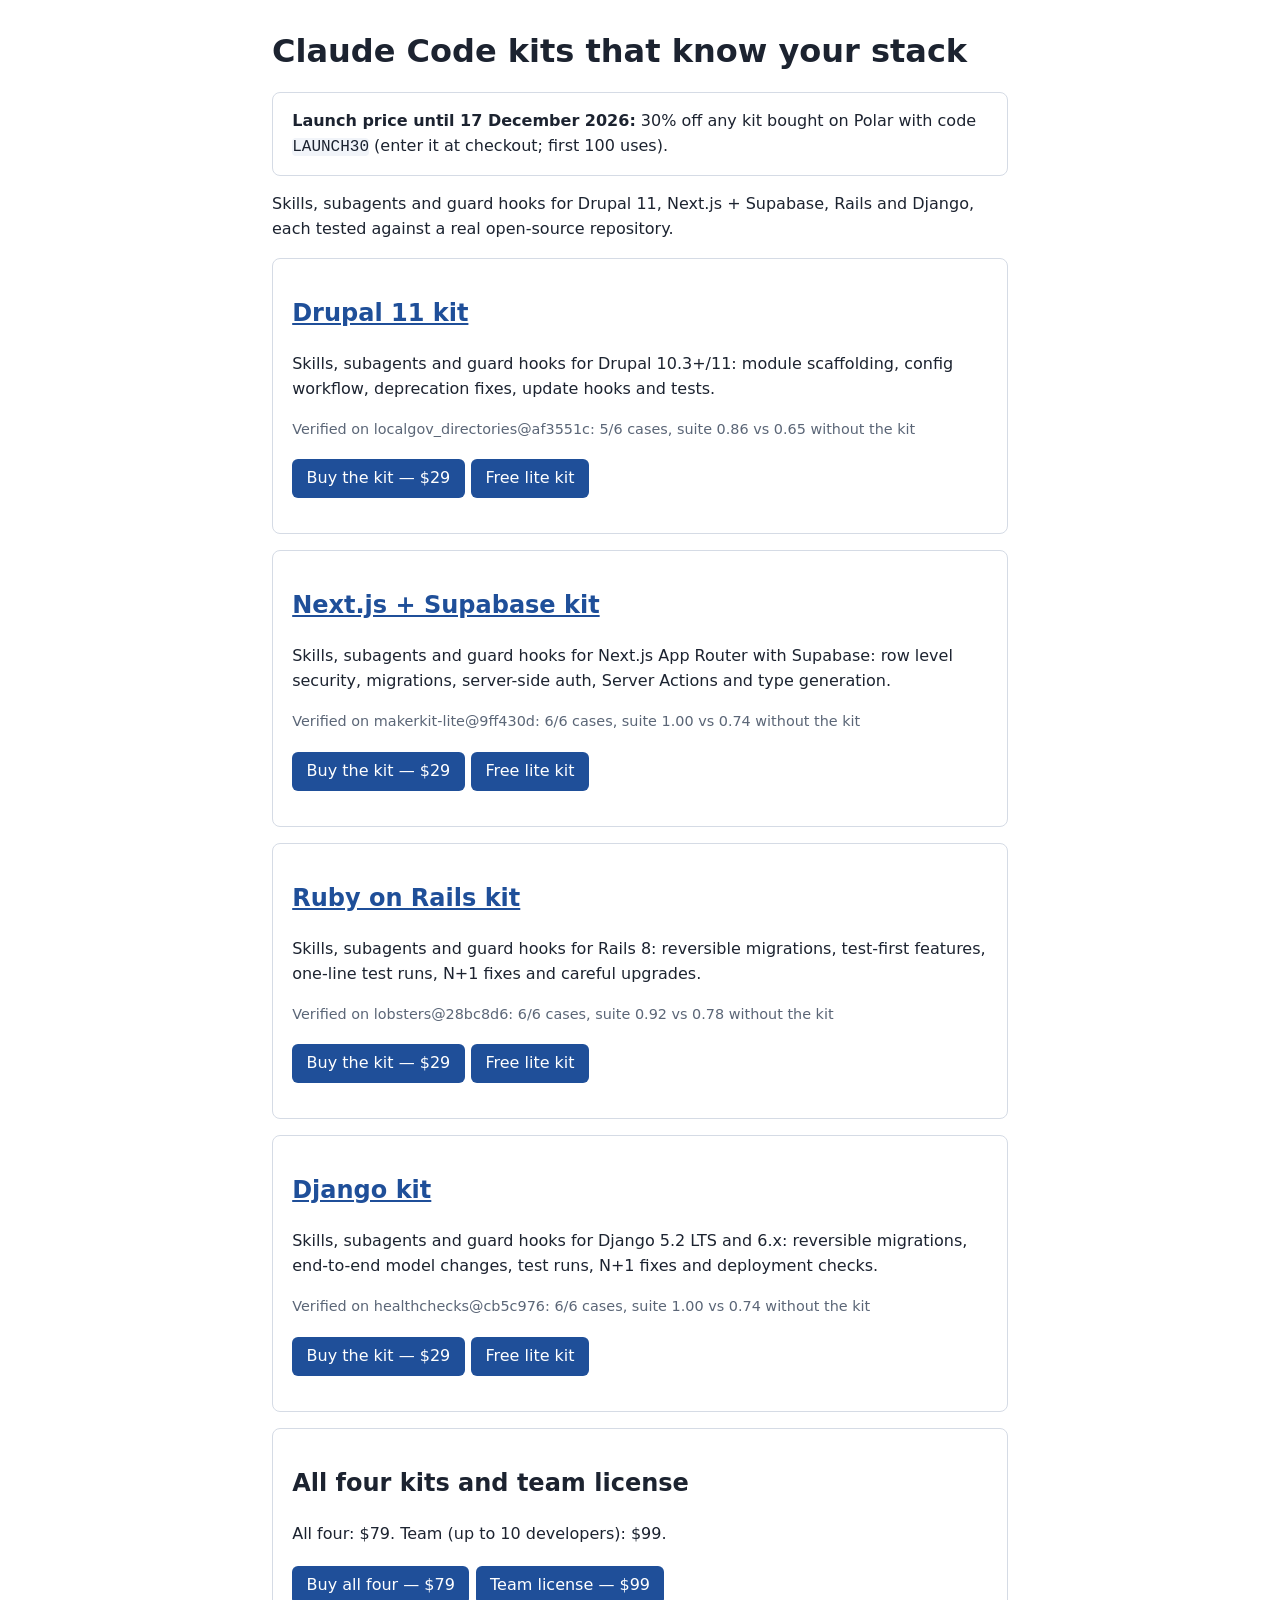
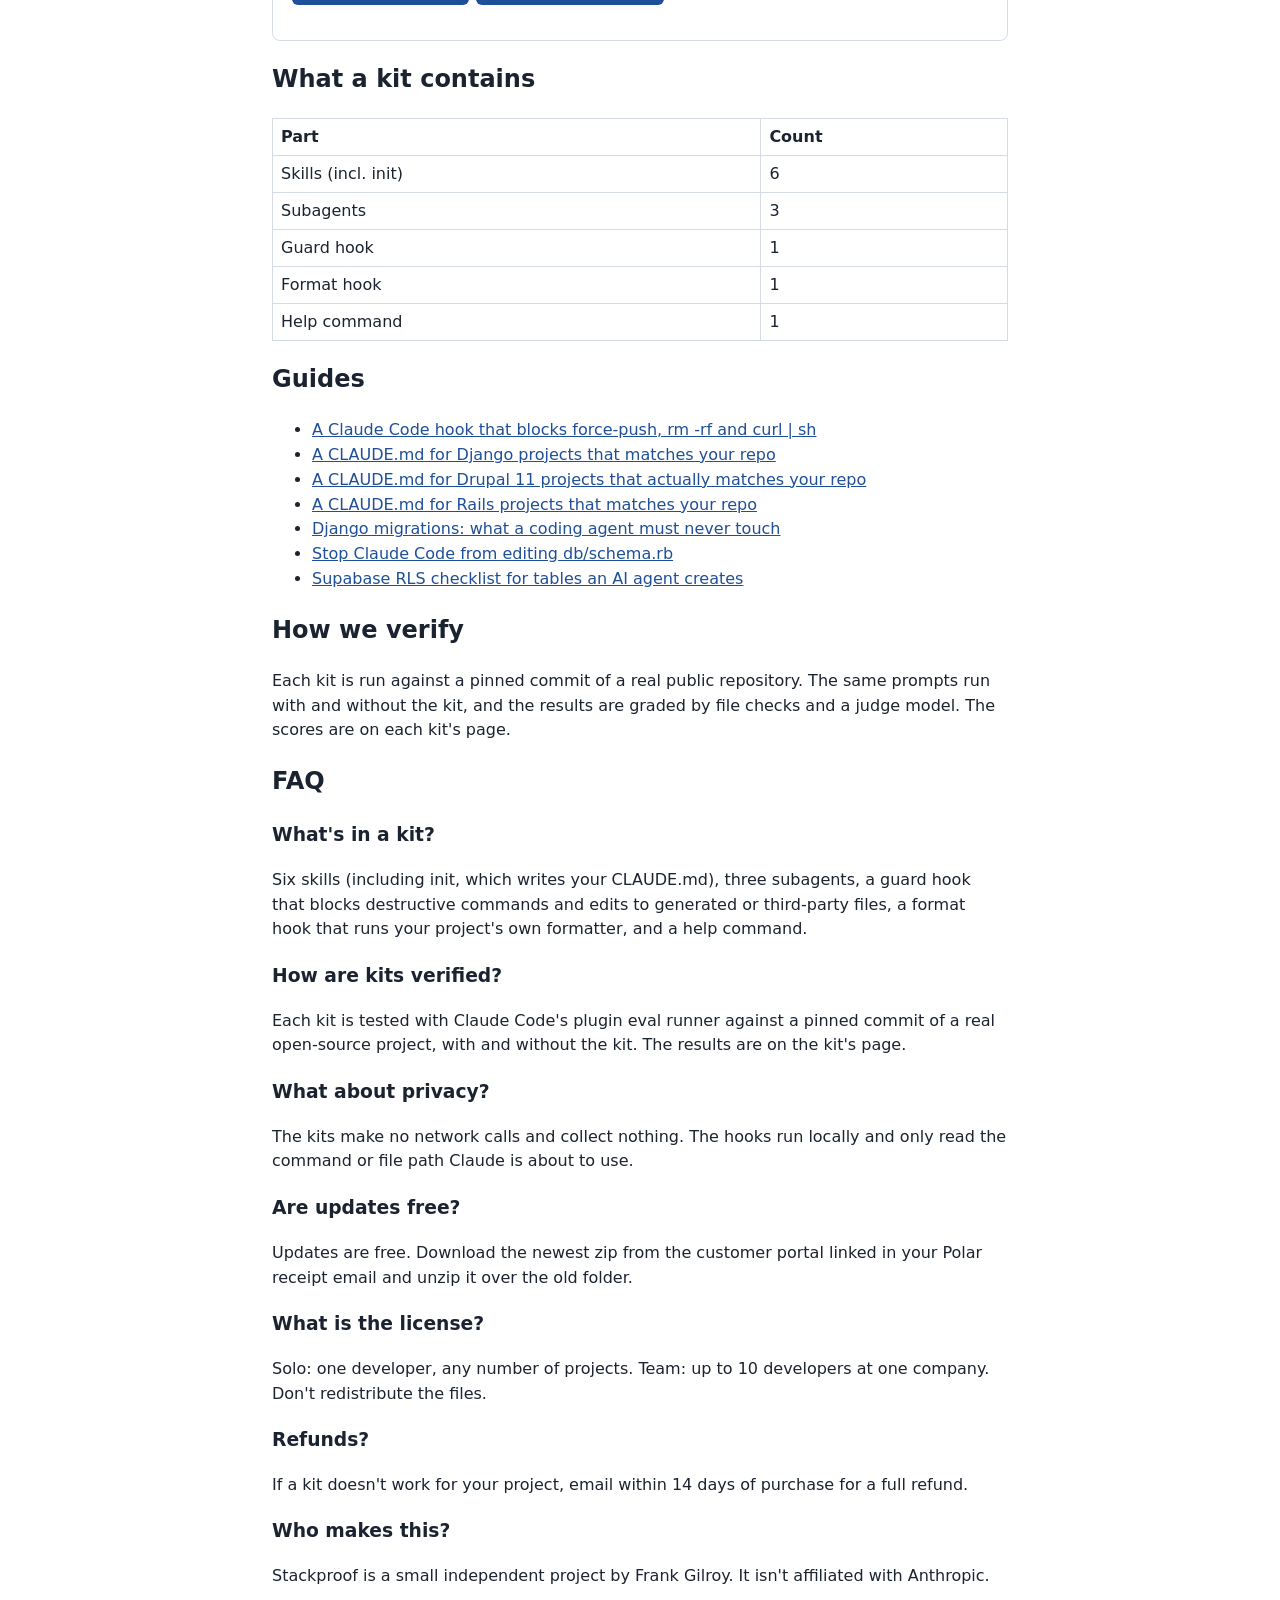
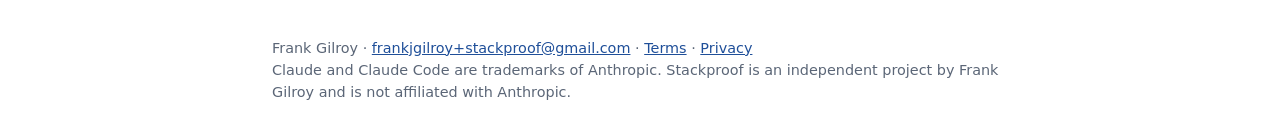
<file: docs/index.html>
<!doctype html><html lang="en"><head><meta charset="utf-8"><meta name="viewport" content="width=device-width,initial-scale=1"><title>Stackproof: Claude Code kits for your stack</title><link rel="stylesheet" href="style.css"><script src="config.js"></script></head><body><h1>Claude Code kits that know your stack</h1><p class="card"><strong>Launch price until 17 December 2026:</strong> 30% off any kit bought on Polar with code <code>LAUNCH30</code> (enter it at checkout; first 100 uses).</p><p>Skills, subagents and guard hooks for Drupal 11, Next.js + Supabase, Rails and Django, each tested against a real open-source repository.</p><div class="card"><h2><a href="kits/drupal11.html">Drupal 11 kit</a></h2><p>Skills, subagents and guard hooks for Drupal 10.3+/11: module scaffolding, config workflow, deprecation fixes, update hooks and tests.</p><p class="muted">Verified on localgov_directories@af3551c: 5/6 cases, suite 0.86 vs 0.65 without the kit</p><p><span class="buy" data-kit="drupal11"></span><script>(function(){var c=window.STACKPROOF||{},k='drupal11',e=document.currentScript.previousElementSibling,h='';if(c.mode==='polar'&&c.checkout&&c.checkout[k])h='<a class="btn" href="'+c.checkout[k]+'">Buy the kit — $29</a>';else if(c.mode==='agensi'&&c.agensi&&c.agensi[k])h='<a class="btn" href="'+c.agensi[k]+'">Skills edition on Agensi — $19</a>';else h='<span class="muted">Full kit: coming soon</span>';e.innerHTML=h})();</script><a class="btn" href="https://github.com/beingRealFrank/stackproof">Free lite kit</a></p></div><div class="card"><h2><a href="kits/nextjs-supabase.html">Next.js + Supabase kit</a></h2><p>Skills, subagents and guard hooks for Next.js App Router with Supabase: row level security, migrations, server-side auth, Server Actions and type generation.</p><p class="muted">Verified on makerkit-lite@9ff430d: 6/6 cases, suite 1.00 vs 0.74 without the kit</p><p><span class="buy" data-kit="nextjs-supabase"></span><script>(function(){var c=window.STACKPROOF||{},k='nextjs-supabase',e=document.currentScript.previousElementSibling,h='';if(c.mode==='polar'&&c.checkout&&c.checkout[k])h='<a class="btn" href="'+c.checkout[k]+'">Buy the kit — $29</a>';else if(c.mode==='agensi'&&c.agensi&&c.agensi[k])h='<a class="btn" href="'+c.agensi[k]+'">Skills edition on Agensi — $19</a>';else h='<span class="muted">Full kit: coming soon</span>';e.innerHTML=h})();</script><a class="btn" href="https://github.com/beingRealFrank/stackproof">Free lite kit</a></p></div><div class="card"><h2><a href="kits/rails.html">Ruby on Rails kit</a></h2><p>Skills, subagents and guard hooks for Rails 8: reversible migrations, test-first features, one-line test runs, N+1 fixes and careful upgrades.</p><p class="muted">Verified on lobsters@28bc8d6: 6/6 cases, suite 0.92 vs 0.78 without the kit</p><p><span class="buy" data-kit="rails"></span><script>(function(){var c=window.STACKPROOF||{},k='rails',e=document.currentScript.previousElementSibling,h='';if(c.mode==='polar'&&c.checkout&&c.checkout[k])h='<a class="btn" href="'+c.checkout[k]+'">Buy the kit — $29</a>';else if(c.mode==='agensi'&&c.agensi&&c.agensi[k])h='<a class="btn" href="'+c.agensi[k]+'">Skills edition on Agensi — $19</a>';else h='<span class="muted">Full kit: coming soon</span>';e.innerHTML=h})();</script><a class="btn" href="https://github.com/beingRealFrank/stackproof">Free lite kit</a></p></div><div class="card"><h2><a href="kits/django.html">Django kit</a></h2><p>Skills, subagents and guard hooks for Django 5.2 LTS and 6.x: reversible migrations, end-to-end model changes, test runs, N+1 fixes and deployment checks.</p><p class="muted">Verified on healthchecks@cb5c976: 6/6 cases, suite 1.00 vs 0.74 without the kit</p><p><span class="buy" data-kit="django"></span><script>(function(){var c=window.STACKPROOF||{},k='django',e=document.currentScript.previousElementSibling,h='';if(c.mode==='polar'&&c.checkout&&c.checkout[k])h='<a class="btn" href="'+c.checkout[k]+'">Buy the kit — $29</a>';else if(c.mode==='agensi'&&c.agensi&&c.agensi[k])h='<a class="btn" href="'+c.agensi[k]+'">Skills edition on Agensi — $19</a>';else h='<span class="muted">Full kit: coming soon</span>';e.innerHTML=h})();</script><a class="btn" href="https://github.com/beingRealFrank/stackproof">Free lite kit</a></p></div><div class="card"><h2>All four kits and team license</h2><p>All four: $79. Team (up to 10 developers): $99.</p><p><span class="bundle"></span><script>(function(){var c=window.STACKPROOF||{},e=document.currentScript.previousElementSibling,h='';if(c.mode==='polar'&&c.checkout){if(c.checkout.all4)h+='<a class="btn" href="'+c.checkout.all4+'">Buy all four — $79</a>';if(c.checkout.team)h+='<a class="btn" href="'+c.checkout.team+'">Team license — $99</a>'}e.innerHTML=h})();</script></p></div><h2>What a kit contains</h2><table><tr><th>Part</th><th>Count</th></tr><tr><td>Skills (incl. init)</td><td>6</td></tr><tr><td>Subagents</td><td>3</td></tr><tr><td>Guard hook</td><td>1</td></tr><tr><td>Format hook</td><td>1</td></tr><tr><td>Help command</td><td>1</td></tr></table><h2>Guides</h2><ul><li><a href="guides/claude-code-hook-block-dangerous-commands.html">A Claude Code hook that blocks force-push, rm -rf and curl | sh</a></li><li><a href="guides/claude-md-for-django.html">A CLAUDE.md for Django projects that matches your repo</a></li><li><a href="guides/claude-md-for-drupal-11.html">A CLAUDE.md for Drupal 11 projects that actually matches your repo</a></li><li><a href="guides/claude-md-for-rails.html">A CLAUDE.md for Rails projects that matches your repo</a></li><li><a href="guides/django-migrations-agent-rules.html">Django migrations: what a coding agent must never touch</a></li><li><a href="guides/stop-claude-code-editing-db-schema-rb.html">Stop Claude Code from editing db/schema.rb</a></li><li><a href="guides/supabase-rls-checklist-for-agent-created-tables.html">Supabase RLS checklist for tables an AI agent creates</a></li></ul><h2>How we verify</h2><p>Each kit is run against a pinned commit of a real public repository. The same prompts run with and without the kit, and the results are graded by file checks and a judge model. The scores are on each kit's page.</p><h2>FAQ</h2><h3>What's in a kit?</h3><p>Six skills (including init, which writes your CLAUDE.md), three subagents, a guard hook that blocks destructive commands and edits to generated or third-party files, a format hook that runs your project's own formatter, and a help command.</p><h3>How are kits verified?</h3><p>Each kit is tested with Claude Code's plugin eval runner against a pinned commit of a real open-source project, with and without the kit. The results are on the kit's page.</p><h3>What about privacy?</h3><p>The kits make no network calls and collect nothing. The hooks run locally and only read the command or file path Claude is about to use.</p><h3>Are updates free?</h3><p>Updates are free. Download the newest zip from the customer portal linked in your Polar receipt email and unzip it over the old folder.</p><h3>What is the license?</h3><p>Solo: one developer, any number of projects. Team: up to 10 developers at one company. Don't redistribute the files.</p><h3>Refunds?</h3><p>If a kit doesn't work for your project, email within 14 days of purchase for a full refund.</p><h3>Who makes this?</h3><p>Stackproof is a small independent project by Frank Gilroy. It isn't affiliated with Anthropic.</p><footer>Frank Gilroy · <a href="mailto:frankjgilroy+stackproof@gmail.com">frankjgilroy+stackproof@gmail.com</a> · <a href="terms.html">Terms</a> · <a href="privacy.html">Privacy</a><br>Claude and Claude Code are trademarks of Anthropic. Stackproof is an independent project by Frank Gilroy and is not affiliated with Anthropic.</footer></body></html>
</file>
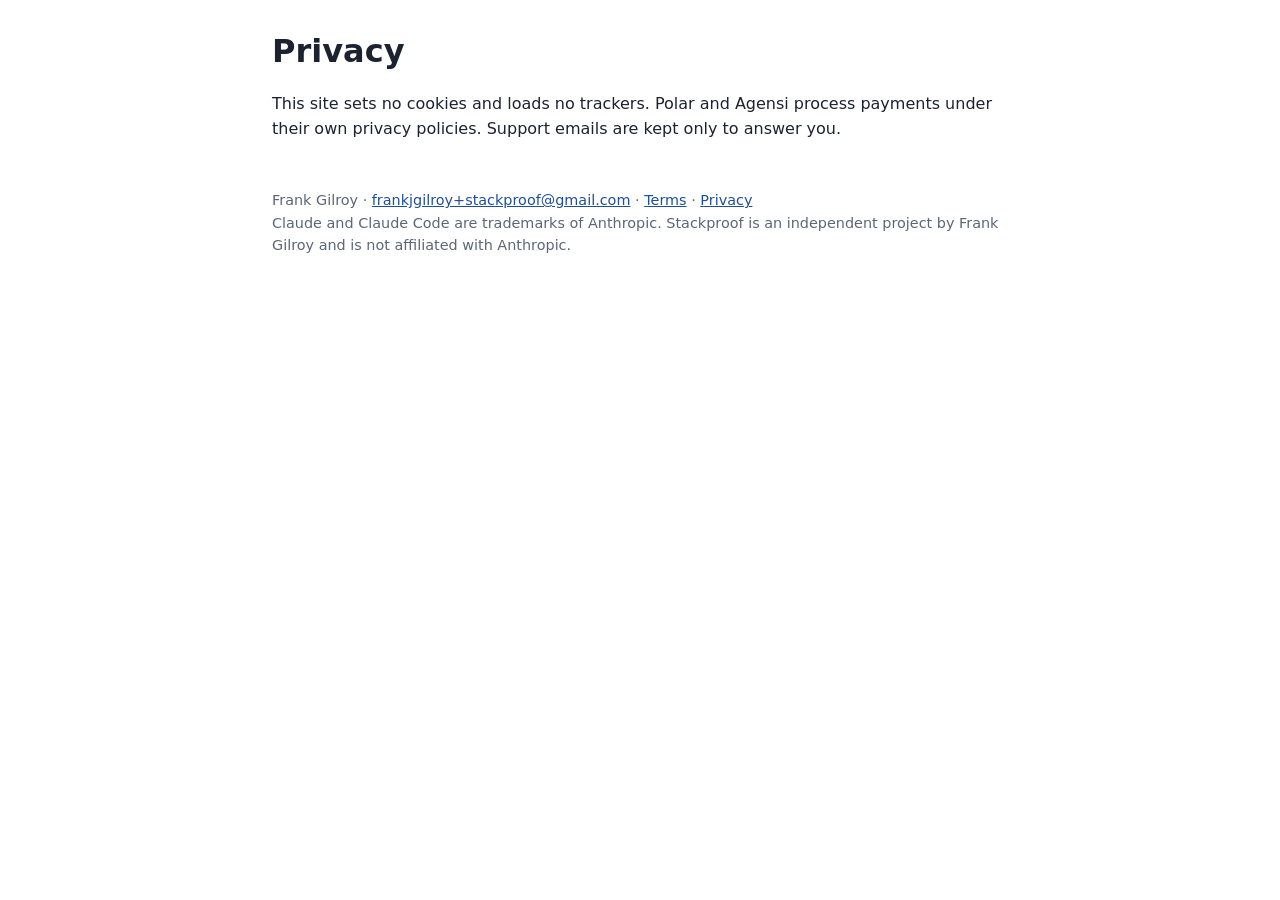
<file: docs/privacy.html>
<!doctype html><html lang="en"><head><meta charset="utf-8"><meta name="viewport" content="width=device-width,initial-scale=1"><title>Privacy</title><link rel="stylesheet" href="style.css"><script src="config.js"></script></head><body><h1>Privacy</h1><p>This site sets no cookies and loads no trackers. Polar and Agensi process payments under their own privacy policies. Support emails are kept only to answer you.</p><footer>Frank Gilroy · <a href="mailto:frankjgilroy+stackproof@gmail.com">frankjgilroy+stackproof@gmail.com</a> · <a href="terms.html">Terms</a> · <a href="privacy.html">Privacy</a><br>Claude and Claude Code are trademarks of Anthropic. Stackproof is an independent project by Frank Gilroy and is not affiliated with Anthropic.</footer></body></html>
</file>
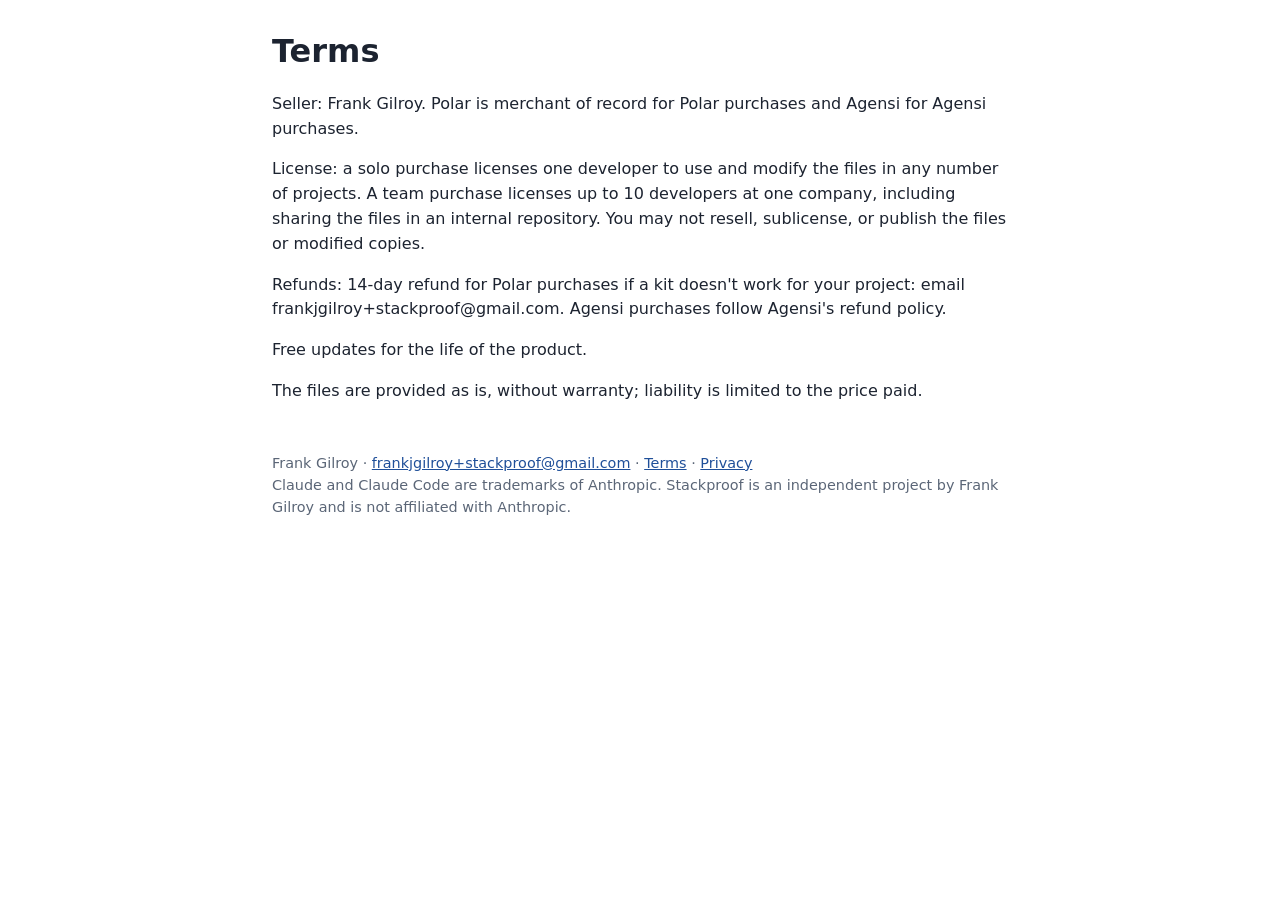
<file: docs/terms.html>
<!doctype html><html lang="en"><head><meta charset="utf-8"><meta name="viewport" content="width=device-width,initial-scale=1"><title>Terms</title><link rel="stylesheet" href="style.css"><script src="config.js"></script></head><body><h1>Terms</h1><p>Seller: Frank Gilroy. Polar is merchant of record for Polar purchases and Agensi for Agensi purchases.</p><p>License: a solo purchase licenses one developer to use and modify the files in any number of projects. A team purchase licenses up to 10 developers at one company, including sharing the files in an internal repository. You may not resell, sublicense, or publish the files or modified copies.</p><p>Refunds: 14-day refund for Polar purchases if a kit doesn't work for your project: email frankjgilroy+stackproof@gmail.com. Agensi purchases follow Agensi's refund policy.</p><p>Free updates for the life of the product.</p><p>The files are provided as is, without warranty; liability is limited to the price paid.</p><footer>Frank Gilroy · <a href="mailto:frankjgilroy+stackproof@gmail.com">frankjgilroy+stackproof@gmail.com</a> · <a href="terms.html">Terms</a> · <a href="privacy.html">Privacy</a><br>Claude and Claude Code are trademarks of Anthropic. Stackproof is an independent project by Frank Gilroy and is not affiliated with Anthropic.</footer></body></html>
</file>
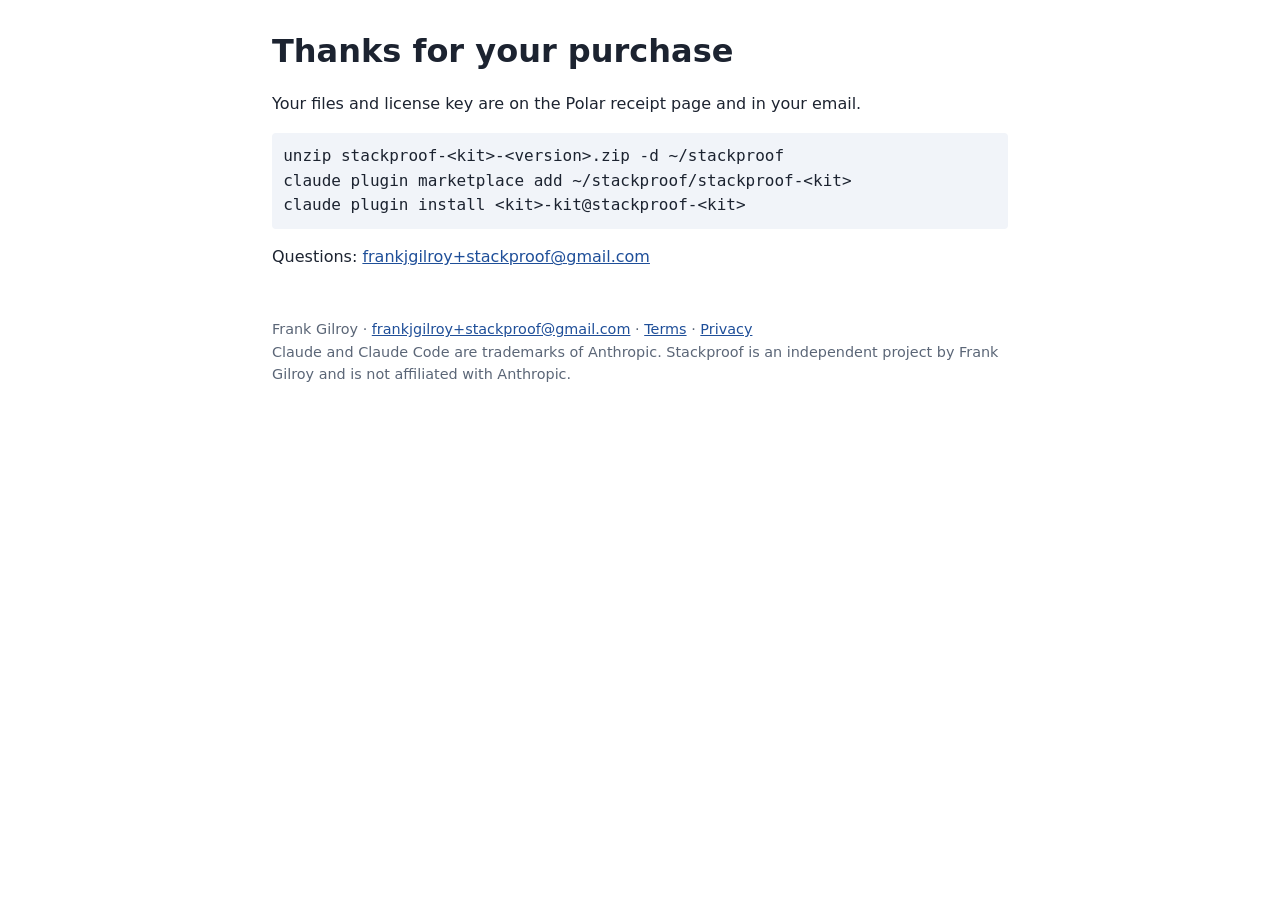
<file: docs/thanks.html>
<!doctype html><html lang="en"><head><meta charset="utf-8"><meta name="viewport" content="width=device-width,initial-scale=1"><title>Thanks</title><link rel="stylesheet" href="style.css"><script src="config.js"></script></head><body><h1>Thanks for your purchase</h1><p>Your files and license key are on the Polar receipt page and in your email.</p><pre>unzip stackproof-&lt;kit&gt;-&lt;version&gt;.zip -d ~/stackproof
claude plugin marketplace add ~/stackproof/stackproof-&lt;kit&gt;
claude plugin install &lt;kit&gt;-kit@stackproof-&lt;kit&gt;</pre><p>Questions: <a href="mailto:frankjgilroy+stackproof@gmail.com">frankjgilroy+stackproof@gmail.com</a></p><footer>Frank Gilroy · <a href="mailto:frankjgilroy+stackproof@gmail.com">frankjgilroy+stackproof@gmail.com</a> · <a href="terms.html">Terms</a> · <a href="privacy.html">Privacy</a><br>Claude and Claude Code are trademarks of Anthropic. Stackproof is an independent project by Frank Gilroy and is not affiliated with Anthropic.</footer></body></html>
</file>
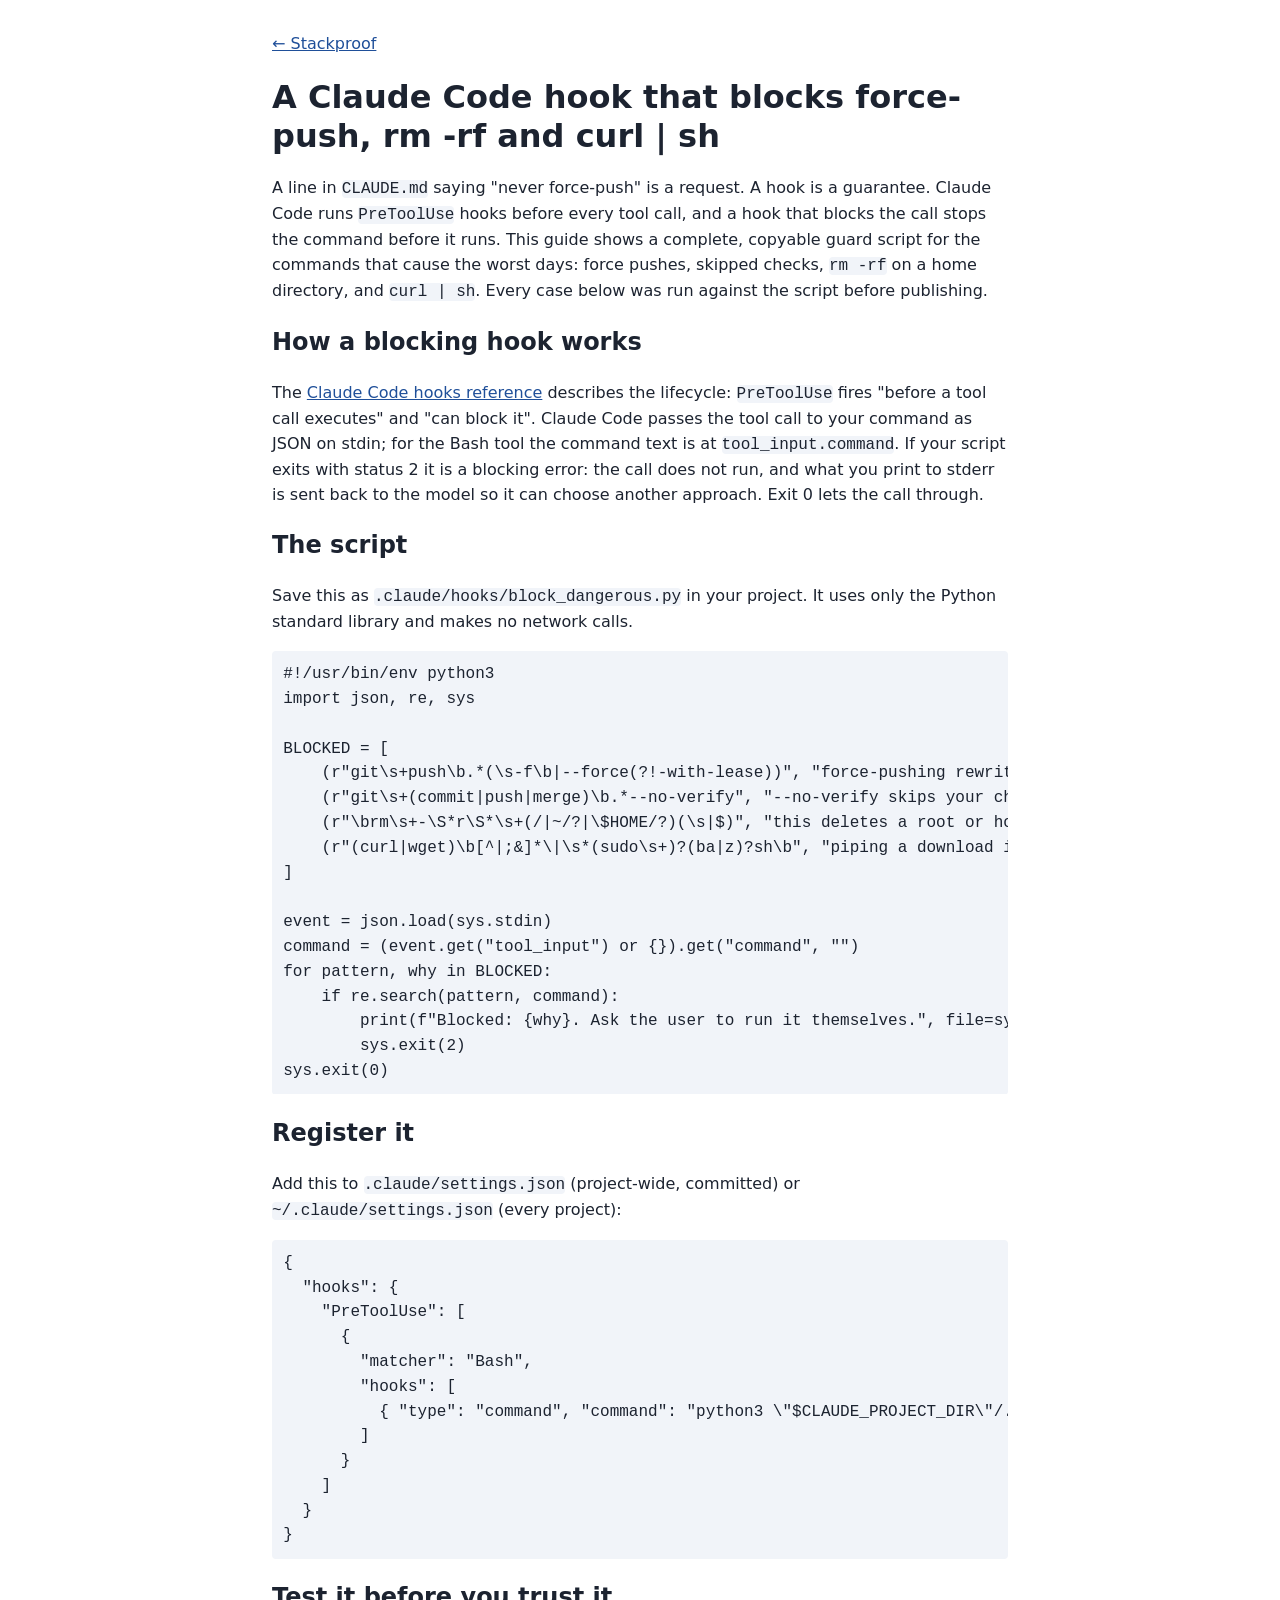
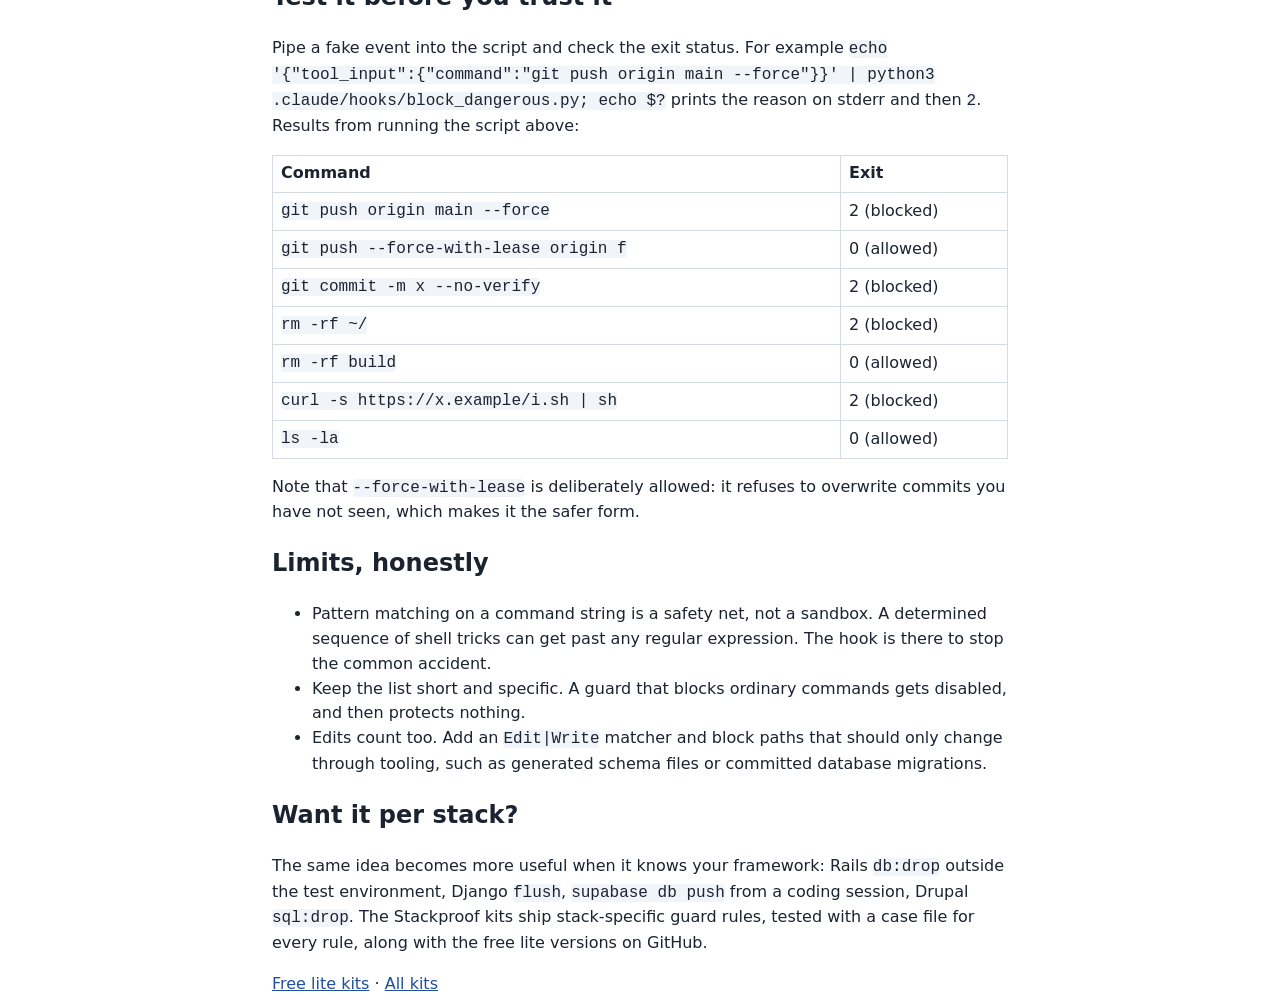
<file: docs/guides/claude-code-hook-block-dangerous-commands.html>
<!doctype html><html lang="en"><head><meta charset="utf-8"><meta name="viewport" content="width=device-width,initial-scale=1"><title>A Claude Code hook that blocks force-push, rm -rf and curl | sh</title><meta name="description" content="A complete PreToolUse hook script for Claude Code that blocks force pushes, --no-verify, rm -rf on home and curl | sh, with tested exit codes."><link rel="stylesheet" href="../style.css"></head><body><p><a href="../index.html">← Stackproof</a></p><h1>A Claude Code hook that blocks force-push, rm -rf and curl | sh</h1><p>A line in <code>CLAUDE.md</code> saying "never force-push" is a request. A hook is a guarantee. Claude Code runs <code>PreToolUse</code> hooks before every tool call, and a hook that blocks the call stops the command before it runs. This guide shows a complete, copyable guard script for the commands that cause the worst days: force pushes, skipped checks, <code>rm -rf</code> on a home directory, and <code>curl | sh</code>. Every case below was run against the script before publishing.</p>
<h2>How a blocking hook works</h2>
<p>The <a href="https://code.claude.com/docs/en/hooks.md">Claude Code hooks reference</a> describes the lifecycle: <code>PreToolUse</code> fires "before a tool call executes" and "can block it". Claude Code passes the tool call to your command as JSON on stdin; for the Bash tool the command text is at <code>tool_input.command</code>. If your script exits with status 2 it is a blocking error: the call does not run, and what you print to stderr is sent back to the model so it can choose another approach. Exit 0 lets the call through.</p>
<h2>The script</h2>
<p>Save this as <code>.claude/hooks/block_dangerous.py</code> in your project. It uses only the Python standard library and makes no network calls.</p>
<pre>#!/usr/bin/env python3
import json, re, sys

BLOCKED = [
    (r"git\s+push\b.*(\s-f\b|--force(?!-with-lease))", "force-pushing rewrites shared history"),
    (r"git\s+(commit|push|merge)\b.*--no-verify", "--no-verify skips your checks"),
    (r"\brm\s+-\S*r\S*\s+(/|~/?|\$HOME/?)(\s|$)", "this deletes a root or home directory"),
    (r"(curl|wget)\b[^|;&amp;]*\|\s*(sudo\s+)?(ba|z)?sh\b", "piping a download into a shell runs unreviewed code"),
]

event = json.load(sys.stdin)
command = (event.get("tool_input") or {}).get("command", "")
for pattern, why in BLOCKED:
    if re.search(pattern, command):
        print(f"Blocked: {why}. Ask the user to run it themselves.", file=sys.stderr)
        sys.exit(2)
sys.exit(0)
</pre>
<h2>Register it</h2>
<p>Add this to <code>.claude/settings.json</code> (project-wide, committed) or <code>~/.claude/settings.json</code> (every project):</p>
<pre>{
  "hooks": {
    "PreToolUse": [
      {
        "matcher": "Bash",
        "hooks": [
          { "type": "command", "command": "python3 \"$CLAUDE_PROJECT_DIR\"/.claude/hooks/block_dangerous.py" }
        ]
      }
    ]
  }
}</pre>
<h2>Test it before you trust it</h2>
<p>Pipe a fake event into the script and check the exit status. For example <code>echo '{"tool_input":{"command":"git push origin main --force"}}' | python3 .claude/hooks/block_dangerous.py; echo $?</code> prints the reason on stderr and then <code>2</code>. Results from running the script above:</p>
<table><tr><th>Command</th><th>Exit</th></tr>
<tr><td><code>git push origin main --force</code></td><td>2 (blocked)</td></tr>
<tr><td><code>git push --force-with-lease origin f</code></td><td>0 (allowed)</td></tr>
<tr><td><code>git commit -m x --no-verify</code></td><td>2 (blocked)</td></tr>
<tr><td><code>rm -rf ~/</code></td><td>2 (blocked)</td></tr>
<tr><td><code>rm -rf build</code></td><td>0 (allowed)</td></tr>
<tr><td><code>curl -s https://x.example/i.sh | sh</code></td><td>2 (blocked)</td></tr>
<tr><td><code>ls -la</code></td><td>0 (allowed)</td></tr></table>
<p>Note that <code>--force-with-lease</code> is deliberately allowed: it refuses to overwrite commits you have not seen, which makes it the safer form.</p>
<h2>Limits, honestly</h2>
<ul>
<li>Pattern matching on a command string is a safety net, not a sandbox. A determined sequence of shell tricks can get past any regular expression. The hook is there to stop the common accident.</li>
<li>Keep the list short and specific. A guard that blocks ordinary commands gets disabled, and then protects nothing.</li>
<li>Edits count too. Add an <code>Edit|Write</code> matcher and block paths that should only change through tooling, such as generated schema files or committed database migrations.</li>
</ul>
<h2>Want it per stack?</h2>
<p>The same idea becomes more useful when it knows your framework: Rails <code>db:drop</code> outside the test environment, Django <code>flush</code>, <code>supabase db push</code> from a coding session, Drupal <code>sql:drop</code>. The Stackproof kits ship stack-specific guard rules, tested with a case file for every rule, along with the free lite versions on GitHub.</p>
<p><a href="https://github.com/beingRealFrank/stackproof">Free lite kits</a> · <a href="../index.html">All kits</a></p></body></html>
</file>
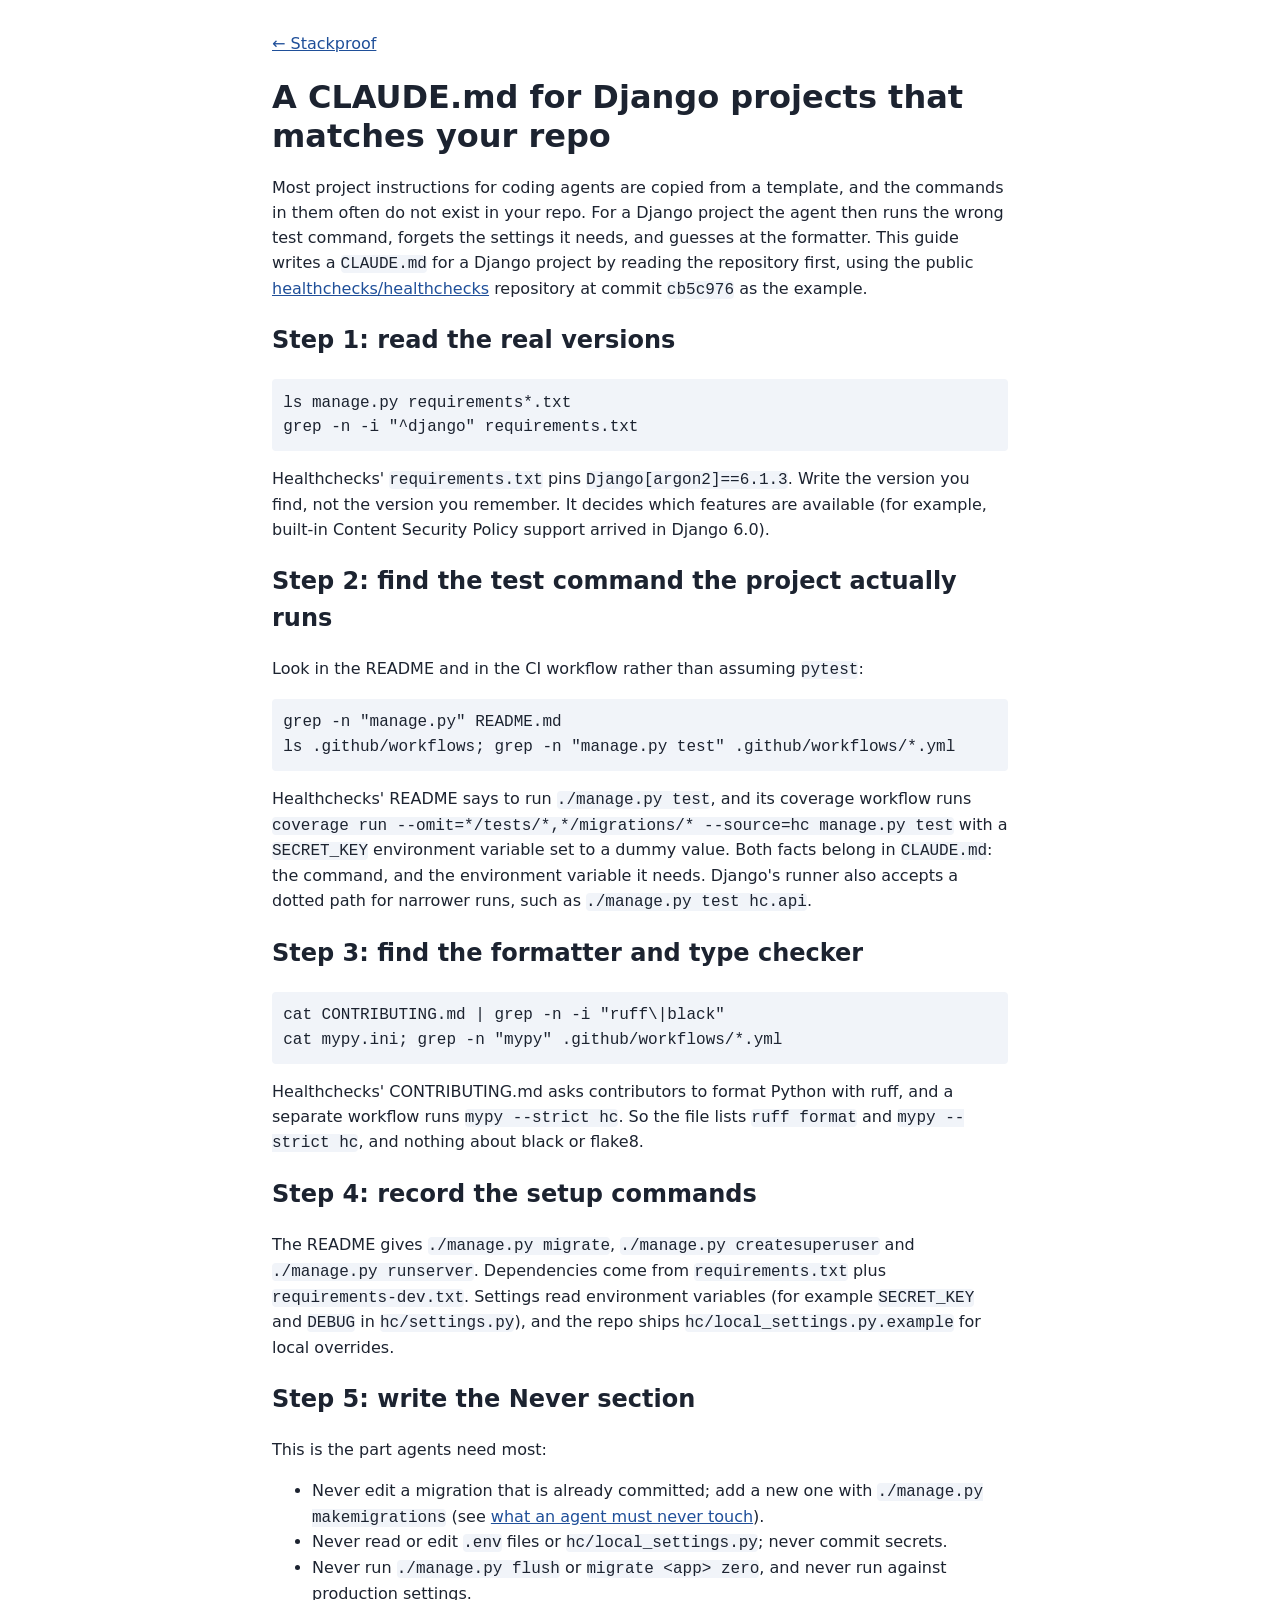
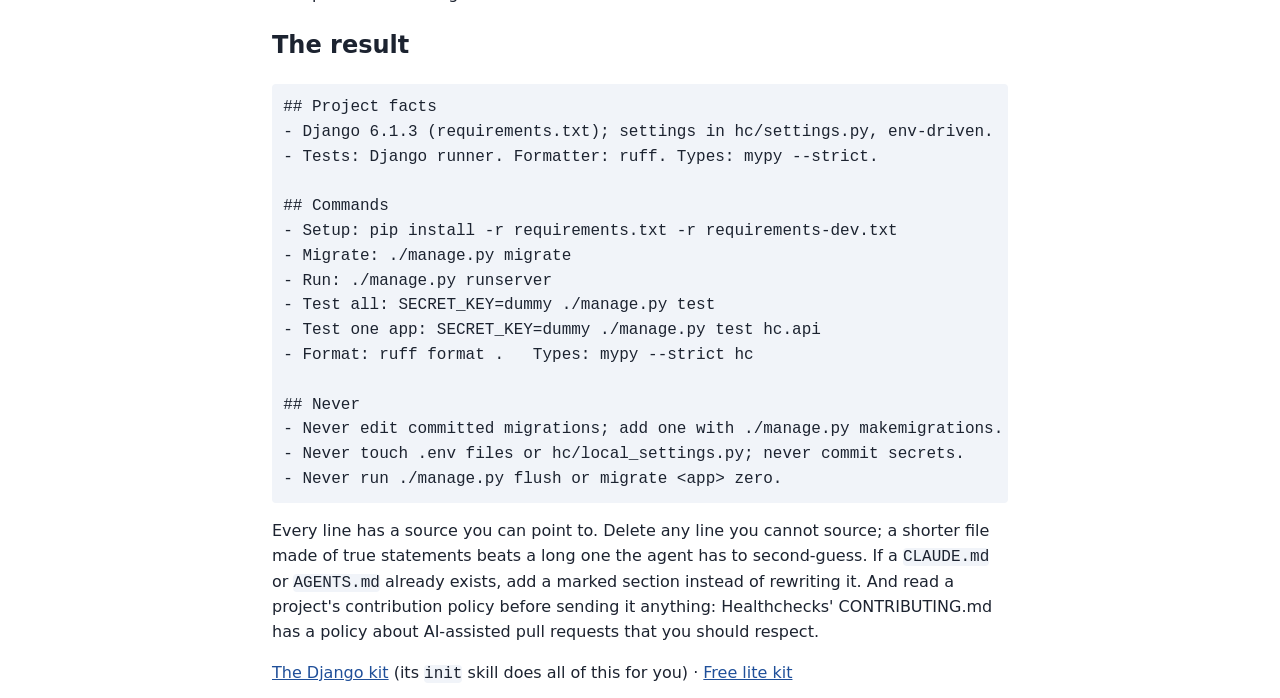
<file: docs/guides/claude-md-for-django.html>
<!doctype html><html lang="en"><head><meta charset="utf-8"><meta name="viewport" content="width=device-width,initial-scale=1"><title>A CLAUDE.md for Django projects that matches your repo</title><meta name="description" content="How to write a CLAUDE.md for a Django project by reading the repo first: real versions, the test command CI runs, formatter, type checker and a Never section. Example: Healthchecks."><link rel="stylesheet" href="../style.css"></head><body><p><a href="../index.html">← Stackproof</a></p><h1>A CLAUDE.md for Django projects that matches your repo</h1><p>Most project instructions for coding agents are copied from a template, and the commands in them often do not exist in your repo. For a Django project the agent then runs the wrong test command, forgets the settings it needs, and guesses at the formatter. This guide writes a <code>CLAUDE.md</code> for a Django project by reading the repository first, using the public <a href="https://github.com/healthchecks/healthchecks">healthchecks/healthchecks</a> repository at commit <code>cb5c976</code> as the example.</p>
<h2>Step 1: read the real versions</h2>
<pre>ls manage.py requirements*.txt
grep -n -i "^django" requirements.txt</pre>
<p>Healthchecks' <code>requirements.txt</code> pins <code>Django[argon2]==6.1.3</code>. Write the version you find, not the version you remember. It decides which features are available (for example, built-in Content Security Policy support arrived in Django 6.0).</p>
<h2>Step 2: find the test command the project actually runs</h2>
<p>Look in the README and in the CI workflow rather than assuming <code>pytest</code>:</p>
<pre>grep -n "manage.py" README.md
ls .github/workflows; grep -n "manage.py test" .github/workflows/*.yml</pre>
<p>Healthchecks' README says to run <code>./manage.py test</code>, and its coverage workflow runs <code>coverage run --omit=*/tests/*,*/migrations/* --source=hc manage.py test</code> with a <code>SECRET_KEY</code> environment variable set to a dummy value. Both facts belong in <code>CLAUDE.md</code>: the command, and the environment variable it needs. Django's runner also accepts a dotted path for narrower runs, such as <code>./manage.py test hc.api</code>.</p>
<h2>Step 3: find the formatter and type checker</h2>
<pre>cat CONTRIBUTING.md | grep -n -i "ruff\|black"
cat mypy.ini; grep -n "mypy" .github/workflows/*.yml</pre>
<p>Healthchecks' CONTRIBUTING.md asks contributors to format Python with ruff, and a separate workflow runs <code>mypy --strict hc</code>. So the file lists <code>ruff format</code> and <code>mypy --strict hc</code>, and nothing about black or flake8.</p>
<h2>Step 4: record the setup commands</h2>
<p>The README gives <code>./manage.py migrate</code>, <code>./manage.py createsuperuser</code> and <code>./manage.py runserver</code>. Dependencies come from <code>requirements.txt</code> plus <code>requirements-dev.txt</code>. Settings read environment variables (for example <code>SECRET_KEY</code> and <code>DEBUG</code> in <code>hc/settings.py</code>), and the repo ships <code>hc/local_settings.py.example</code> for local overrides.</p>
<h2>Step 5: write the Never section</h2>
<p>This is the part agents need most:</p>
<ul>
<li>Never edit a migration that is already committed; add a new one with <code>./manage.py makemigrations</code> (see <a href="django-migrations-agent-rules.html">what an agent must never touch</a>).</li>
<li>Never read or edit <code>.env</code> files or <code>hc/local_settings.py</code>; never commit secrets.</li>
<li>Never run <code>./manage.py flush</code> or <code>migrate &lt;app&gt; zero</code>, and never run against production settings.</li>
</ul>
<h2>The result</h2>
<pre>## Project facts
- Django 6.1.3 (requirements.txt); settings in hc/settings.py, env-driven.
- Tests: Django runner. Formatter: ruff. Types: mypy --strict.

## Commands
- Setup: pip install -r requirements.txt -r requirements-dev.txt
- Migrate: ./manage.py migrate
- Run: ./manage.py runserver
- Test all: SECRET_KEY=dummy ./manage.py test
- Test one app: SECRET_KEY=dummy ./manage.py test hc.api
- Format: ruff format .   Types: mypy --strict hc

## Never
- Never edit committed migrations; add one with ./manage.py makemigrations.
- Never touch .env files or hc/local_settings.py; never commit secrets.
- Never run ./manage.py flush or migrate &lt;app&gt; zero.</pre>
<p>Every line has a source you can point to. Delete any line you cannot source; a shorter file made of true statements beats a long one the agent has to second-guess. If a <code>CLAUDE.md</code> or <code>AGENTS.md</code> already exists, add a marked section instead of rewriting it. And read a project's contribution policy before sending it anything: Healthchecks' CONTRIBUTING.md has a policy about AI-assisted pull requests that you should respect.</p>
<p><a href="../kits/django.html">The Django kit</a> (its <code>init</code> skill does all of this for you) · <a href="https://github.com/beingRealFrank/stackproof">Free lite kit</a></p></body></html>
</file>
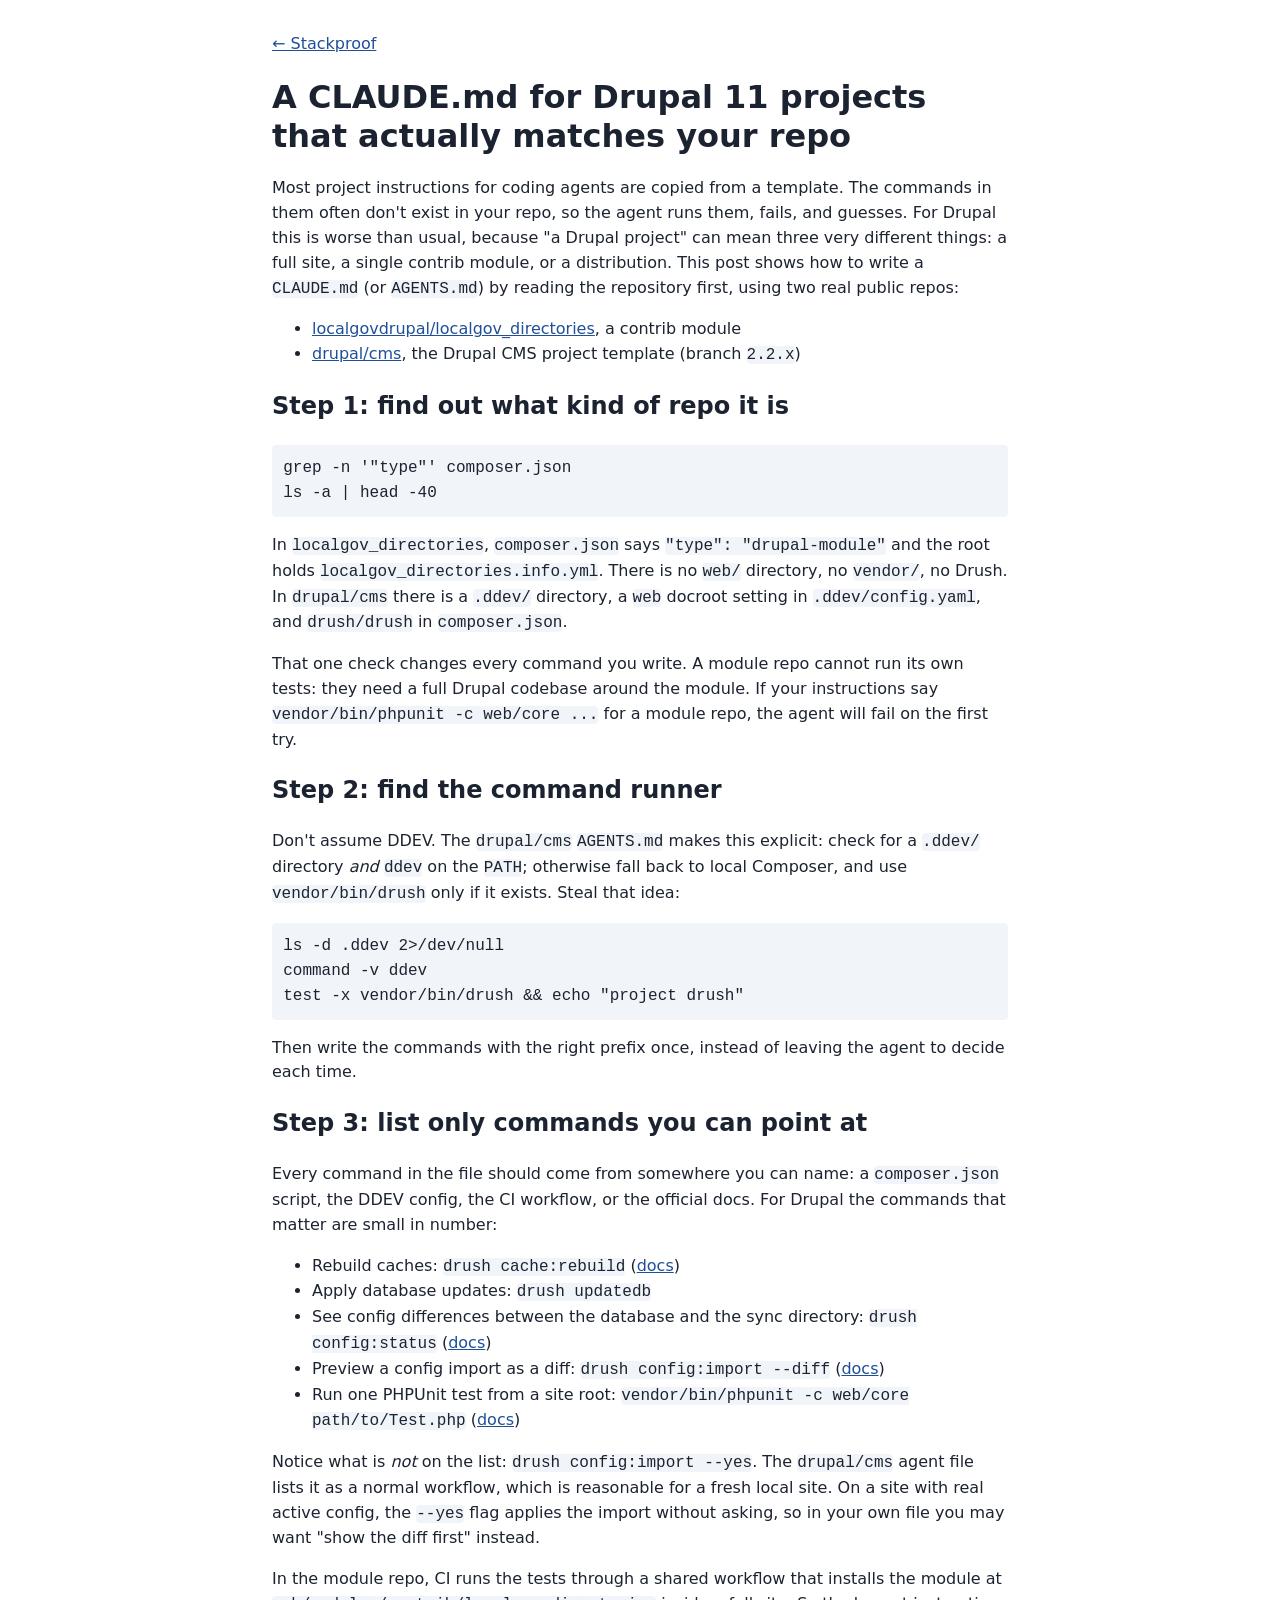
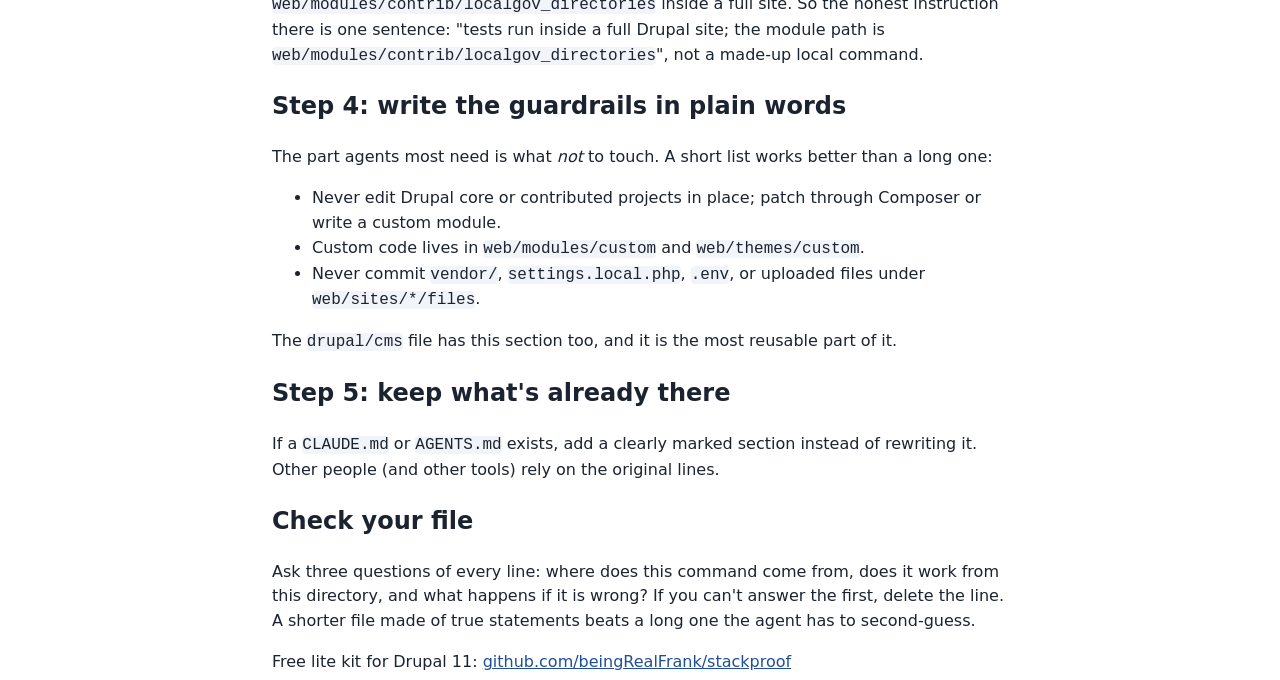
<file: docs/guides/claude-md-for-drupal-11.html>
<!doctype html><html lang="en"><head><meta charset="utf-8"><meta name="viewport" content="width=device-width,initial-scale=1"><title>A CLAUDE.md for Drupal 11 projects that actually matches your repo</title><link rel="stylesheet" href="../style.css"></head><body><p><a href="../index.html">← Stackproof</a></p><h1>A CLAUDE.md for Drupal 11 projects that actually matches your repo</h1><p>Most project instructions for coding agents are copied from a template. The commands in them often don&#x27;t exist in your repo, so the agent runs them, fails, and guesses. For Drupal this is worse than usual, because &quot;a Drupal project&quot; can mean three very different things: a full site, a single contrib module, or a distribution. This post shows how to write a <code>CLAUDE.md</code> (or <code>AGENTS.md</code>) by reading the repository first, using two real public repos:</p>
<ul>
<li><a href="https://github.com/localgovdrupal/localgov_directories">localgovdrupal/localgov_directories</a>, a contrib module</li>
<li><a href="https://github.com/drupal/cms">drupal/cms</a>, the Drupal CMS project template (branch <code>2.2.x</code>)</li>
</ul>
<h2>Step 1: find out what kind of repo it is</h2>
<pre>
grep -n &#x27;&quot;type&quot;&#x27; composer.json
ls -a | head -40
</pre>
<p>In <code>localgov_directories</code>, <code>composer.json</code> says <code>&quot;type&quot;: &quot;drupal-module&quot;</code> and the root holds <code>localgov_directories.info.yml</code>. There is no <code>web/</code> directory, no <code>vendor/</code>, no Drush. In <code>drupal/cms</code> there is a <code>.ddev/</code> directory, a <code>web</code> docroot setting in <code>.ddev/config.yaml</code>, and <code>drush/drush</code> in <code>composer.json</code>.</p>
<p>That one check changes every command you write. A module repo cannot run its own tests: they need a full Drupal codebase around the module. If your instructions say <code>vendor/bin/phpunit -c web/core ...</code> for a module repo, the agent will fail on the first try.</p>
<h2>Step 2: find the command runner</h2>
<p>Don&#x27;t assume DDEV. The <code>drupal/cms</code> <code>AGENTS.md</code> makes this explicit: check for a <code>.ddev/</code> directory <em>and</em> <code>ddev</code> on the <code>PATH</code>; otherwise fall back to local Composer, and use <code>vendor/bin/drush</code> only if it exists. Steal that idea:</p>
<pre>
ls -d .ddev 2&gt;/dev/null
command -v ddev
test -x vendor/bin/drush &amp;&amp; echo &quot;project drush&quot;
</pre>
<p>Then write the commands with the right prefix once, instead of leaving the agent to decide each time.</p>
<h2>Step 3: list only commands you can point at</h2>
<p>Every command in the file should come from somewhere you can name: a <code>composer.json</code> script, the DDEV config, the CI workflow, or the official docs. For Drupal the commands that matter are small in number:</p>
<ul>
<li>Rebuild caches: <code>drush cache:rebuild</code> (<a href="https://www.drush.org/13.x/commands/cache_rebuild/">docs</a>)</li>
<li>Apply database updates: <code>drush updatedb</code></li>
<li>See config differences between the database and the sync directory: <code>drush config:status</code> (<a href="https://www.drush.org/13.x/commands/config_status/">docs</a>)</li>
<li>Preview a config import as a diff: <code>drush config:import --diff</code> (<a href="https://www.drush.org/13.x/commands/config_import/">docs</a>)</li>
<li>Run one PHPUnit test from a site root: <code>vendor/bin/phpunit -c web/core path/to/Test.php</code> (<a href="https://www.drupal.org/docs/develop/automated-testing/phpunit-in-drupal">docs</a>)</li>
</ul>
<p>Notice what is <em>not</em> on the list: <code>drush config:import --yes</code>. The <code>drupal/cms</code> agent file lists it as a normal workflow, which is reasonable for a fresh local site. On a site with real active config, the <code>--yes</code> flag applies the import without asking, so in your own file you may want &quot;show the diff first&quot; instead.</p>
<p>In the module repo, CI runs the tests through a shared workflow that installs the module at <code>web/modules/contrib/localgov_directories</code> inside a full site. So the honest instruction there is one sentence: &quot;tests run inside a full Drupal site; the module path is <code>web/modules/contrib/localgov_directories</code>&quot;, not a made-up local command.</p>
<h2>Step 4: write the guardrails in plain words</h2>
<p>The part agents most need is what <em>not</em> to touch. A short list works better than a long one:</p>
<ul>
<li>Never edit Drupal core or contributed projects in place; patch through Composer or write a custom module.</li>
<li>Custom code lives in <code>web/modules/custom</code> and <code>web/themes/custom</code>.</li>
<li>Never commit <code>vendor/</code>, <code>settings.local.php</code>, <code>.env</code>, or uploaded files under <code>web/sites/*/files</code>.</li>
</ul>
<p>The <code>drupal/cms</code> file has this section too, and it is the most reusable part of it.</p>
<h2>Step 5: keep what&#x27;s already there</h2>
<p>If a <code>CLAUDE.md</code> or <code>AGENTS.md</code> exists, add a clearly marked section instead of rewriting it. Other people (and other tools) rely on the original lines.</p>
<h2>Check your file</h2>
<p>Ask three questions of every line: where does this command come from, does it work from this directory, and what happens if it is wrong? If you can&#x27;t answer the first, delete the line. A shorter file made of true statements beats a long one the agent has to second-guess.</p><p>Free lite kit for Drupal 11: <a href="https://github.com/beingRealFrank/stackproof">github.com/beingRealFrank/stackproof</a></p></body></html>
</file>
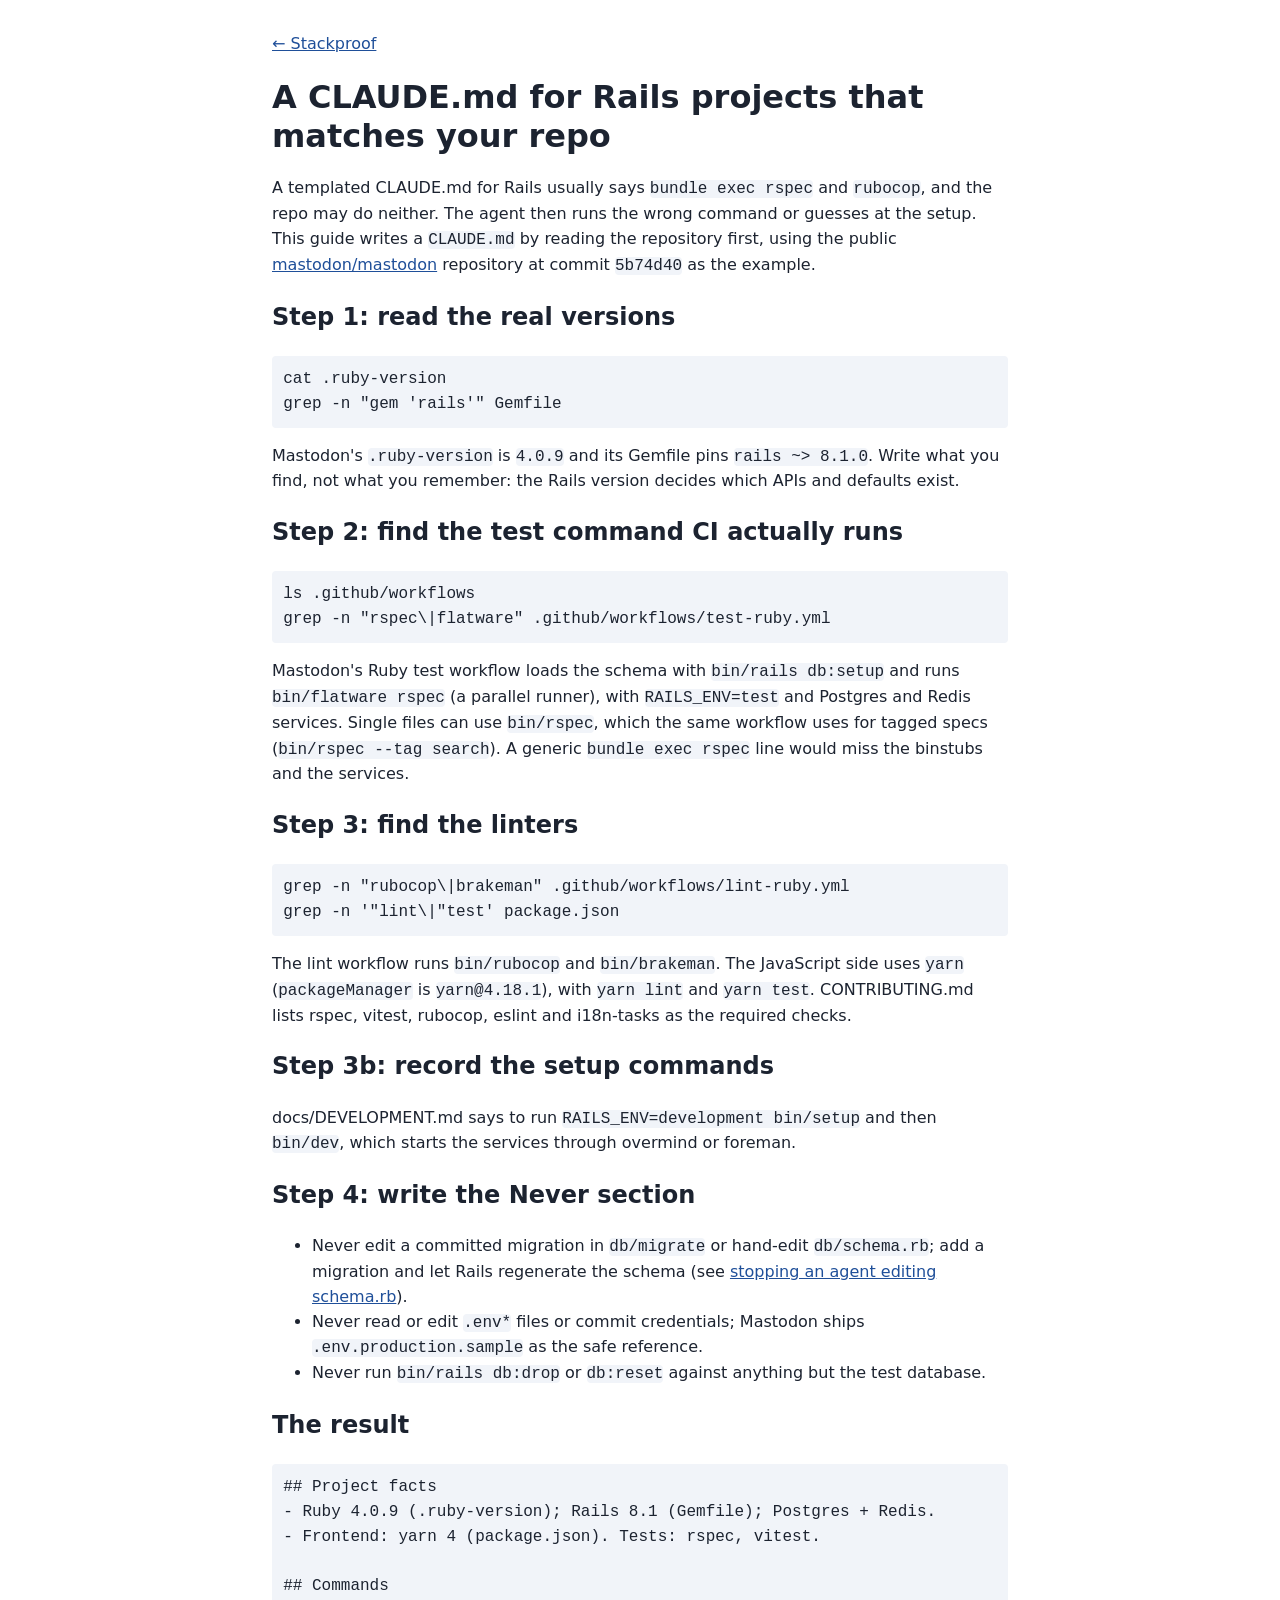
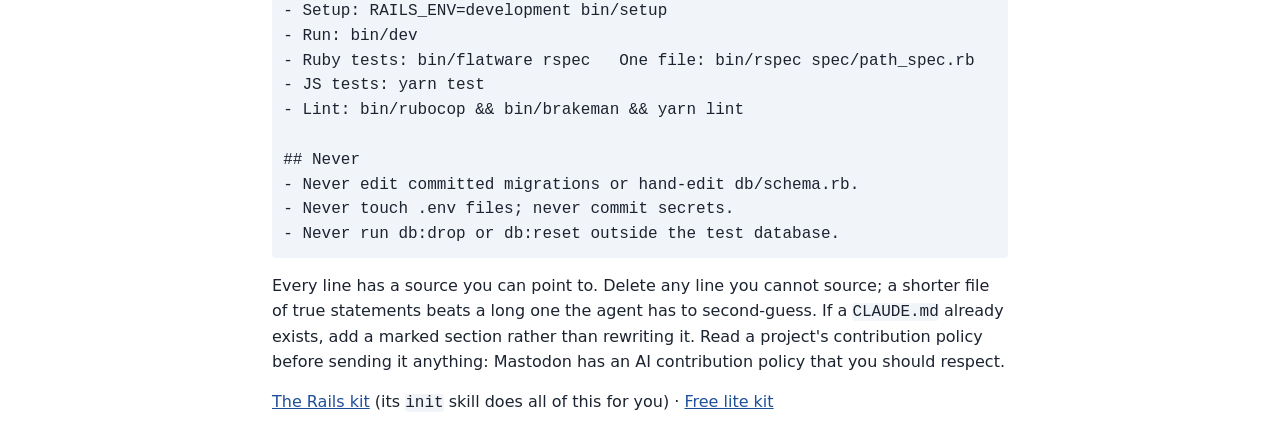
<file: docs/guides/claude-md-for-rails.html>
<!doctype html><html lang="en"><head><meta charset="utf-8"><meta name="viewport" content="width=device-width,initial-scale=1"><title>A CLAUDE.md for Rails projects that matches your repo</title><meta name="description" content="Write a CLAUDE.md for a Rails app by reading the repo first: Ruby and Rails versions, the real test and lint commands, and a Never section. Worked example on Mastodon."><link rel="stylesheet" href="../style.css"></head><body><p><a href="../index.html">← Stackproof</a></p><h1>A CLAUDE.md for Rails projects that matches your repo</h1><p>A templated CLAUDE.md for Rails usually says <code>bundle exec rspec</code> and <code>rubocop</code>, and the repo may do neither. The agent then runs the wrong command or guesses at the setup. This guide writes a <code>CLAUDE.md</code> by reading the repository first, using the public <a href="https://github.com/mastodon/mastodon">mastodon/mastodon</a> repository at commit <code>5b74d40</code> as the example.</p>
<h2>Step 1: read the real versions</h2>
<pre>cat .ruby-version
grep -n "gem 'rails'" Gemfile</pre>
<p>Mastodon's <code>.ruby-version</code> is <code>4.0.9</code> and its Gemfile pins <code>rails ~&gt; 8.1.0</code>. Write what you find, not what you remember: the Rails version decides which APIs and defaults exist.</p>
<h2>Step 2: find the test command CI actually runs</h2>
<pre>ls .github/workflows
grep -n "rspec\|flatware" .github/workflows/test-ruby.yml</pre>
<p>Mastodon's Ruby test workflow loads the schema with <code>bin/rails db:setup</code> and runs <code>bin/flatware rspec</code> (a parallel runner), with <code>RAILS_ENV=test</code> and Postgres and Redis services. Single files can use <code>bin/rspec</code>, which the same workflow uses for tagged specs (<code>bin/rspec --tag search</code>). A generic <code>bundle exec rspec</code> line would miss the binstubs and the services.</p>
<h2>Step 3: find the linters</h2>
<pre>grep -n "rubocop\|brakeman" .github/workflows/lint-ruby.yml
grep -n '"lint\|"test' package.json</pre>
<p>The lint workflow runs <code>bin/rubocop</code> and <code>bin/brakeman</code>. The JavaScript side uses <code>yarn</code> (<code>packageManager</code> is <code>yarn@4.18.1</code>), with <code>yarn lint</code> and <code>yarn test</code>. CONTRIBUTING.md lists rspec, vitest, rubocop, eslint and i18n-tasks as the required checks.</p>
<h2>Step 3b: record the setup commands</h2>
<p>docs/DEVELOPMENT.md says to run <code>RAILS_ENV=development bin/setup</code> and then <code>bin/dev</code>, which starts the services through overmind or foreman.</p>
<h2>Step 4: write the Never section</h2>
<ul>
<li>Never edit a committed migration in <code>db/migrate</code> or hand-edit <code>db/schema.rb</code>; add a migration and let Rails regenerate the schema (see <a href="stop-claude-code-editing-db-schema-rb.html">stopping an agent editing schema.rb</a>).</li>
<li>Never read or edit <code>.env*</code> files or commit credentials; Mastodon ships <code>.env.production.sample</code> as the safe reference.</li>
<li>Never run <code>bin/rails db:drop</code> or <code>db:reset</code> against anything but the test database.</li>
</ul>
<h2>The result</h2>
<pre>## Project facts
- Ruby 4.0.9 (.ruby-version); Rails 8.1 (Gemfile); Postgres + Redis.
- Frontend: yarn 4 (package.json). Tests: rspec, vitest.

## Commands
- Setup: RAILS_ENV=development bin/setup
- Run: bin/dev
- Ruby tests: bin/flatware rspec   One file: bin/rspec spec/path_spec.rb
- JS tests: yarn test
- Lint: bin/rubocop && bin/brakeman && yarn lint

## Never
- Never edit committed migrations or hand-edit db/schema.rb.
- Never touch .env files; never commit secrets.
- Never run db:drop or db:reset outside the test database.</pre>
<p>Every line has a source you can point to. Delete any line you cannot source; a shorter file of true statements beats a long one the agent has to second-guess. If a <code>CLAUDE.md</code> already exists, add a marked section rather than rewriting it. Read a project's contribution policy before sending it anything: Mastodon has an AI contribution policy that you should respect.</p>
<p><a href="../kits/rails.html">The Rails kit</a> (its <code>init</code> skill does all of this for you) · <a href="https://github.com/beingRealFrank/stackproof">Free lite kit</a></p></body></html>
</file>
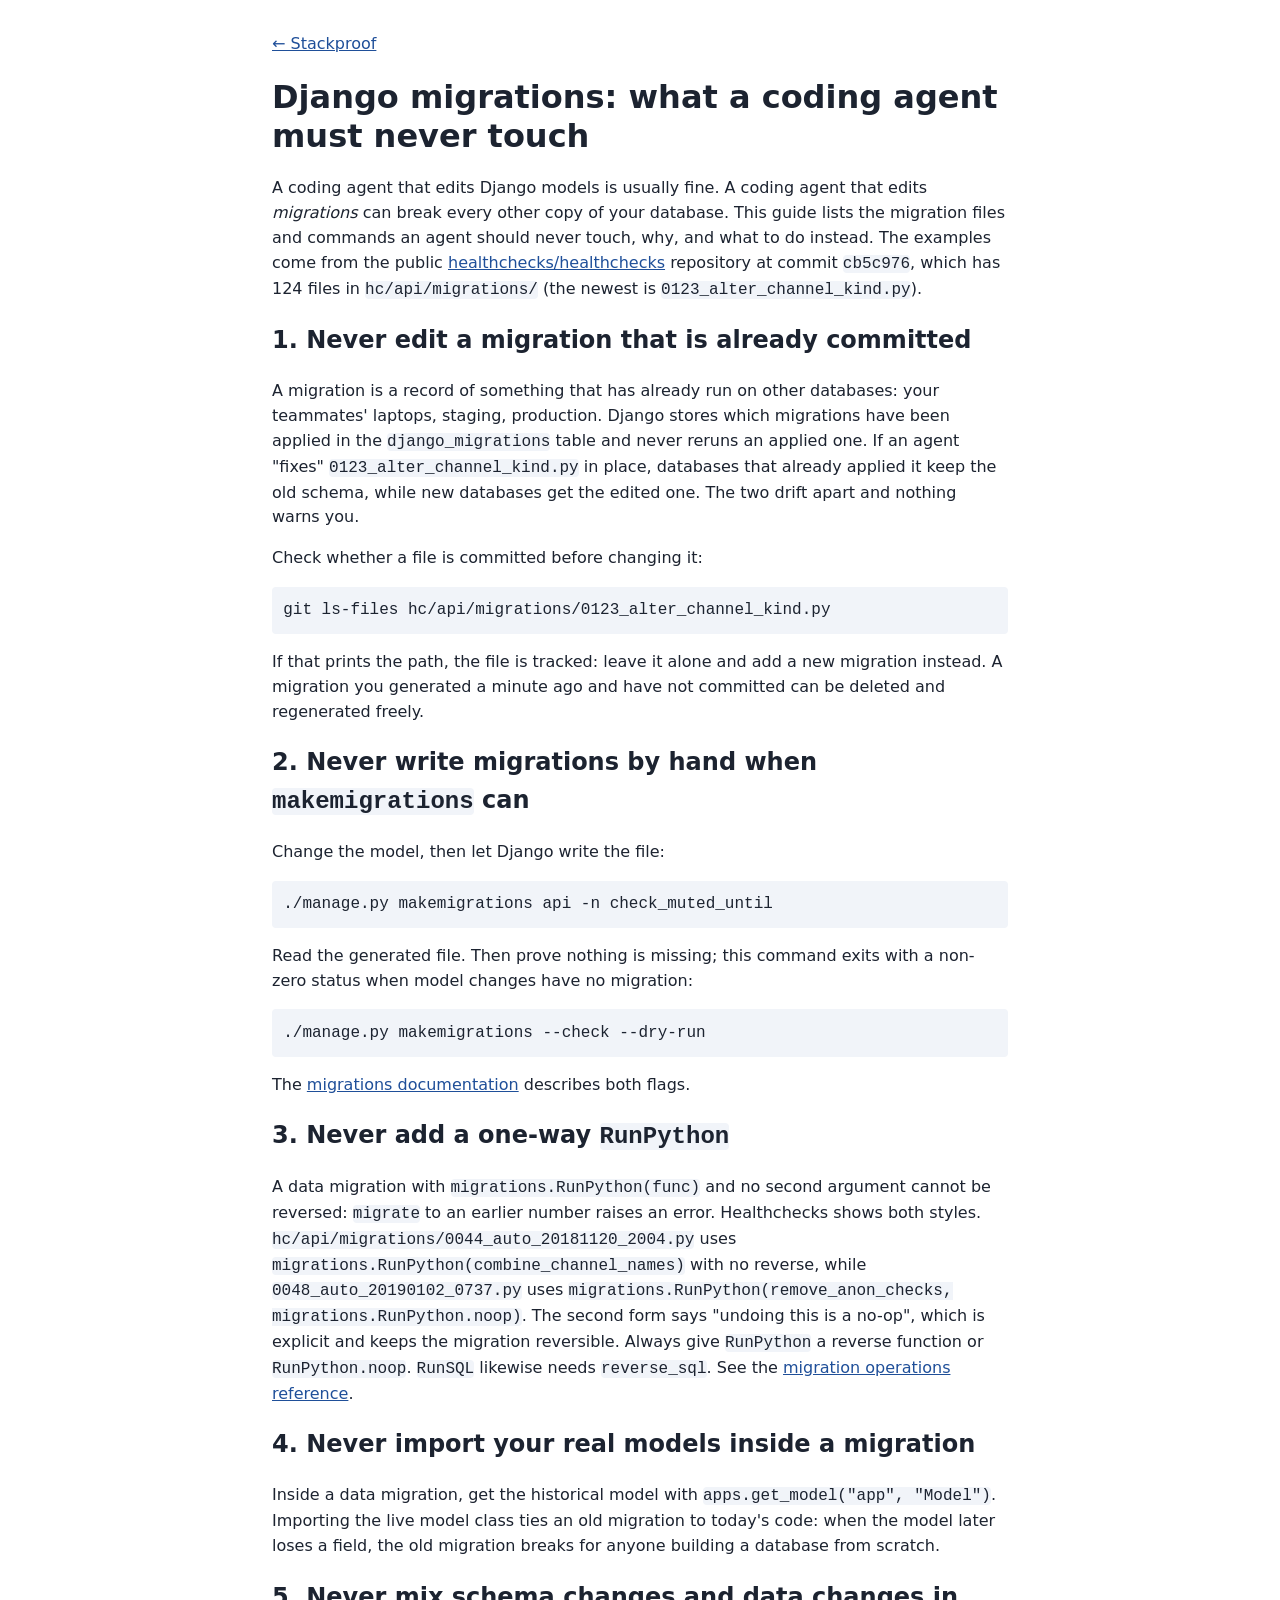
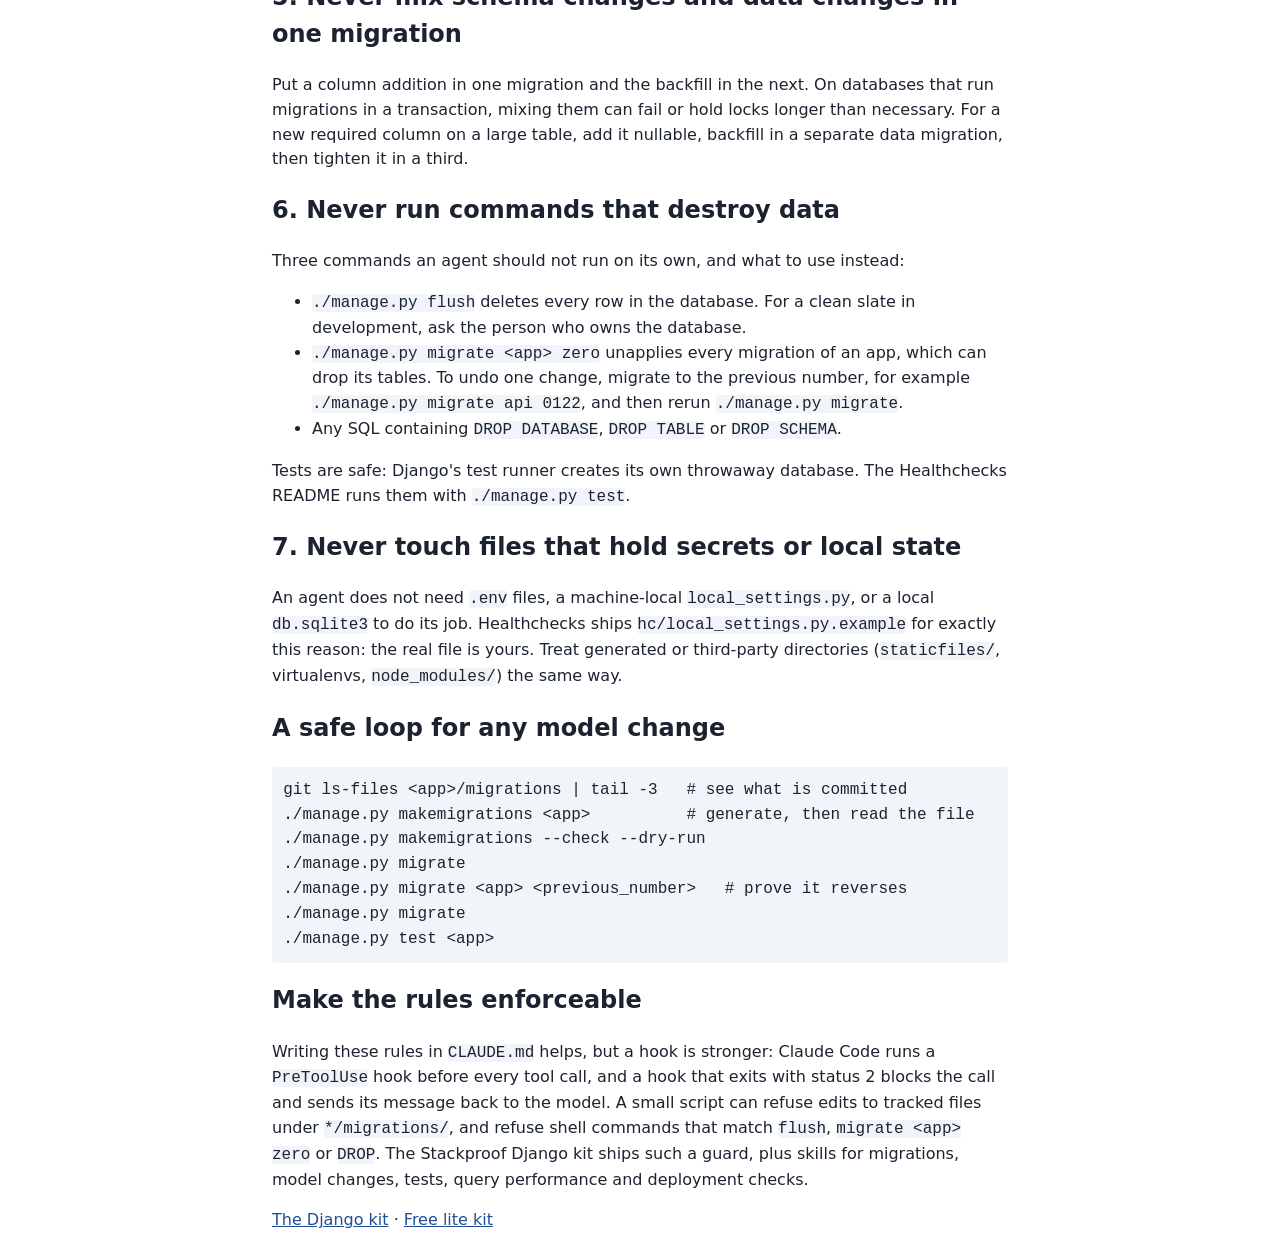
<file: docs/guides/django-migrations-agent-rules.html>
<!doctype html><html lang="en"><head><meta charset="utf-8"><meta name="viewport" content="width=device-width,initial-scale=1"><title>Django migrations: what a coding agent must never touch</title><meta name="description" content="Which Django migration files and commands a coding agent must never touch, with real examples from Healthchecks, and what to do instead."><link rel="stylesheet" href="../style.css"></head><body><p><a href="../index.html">← Stackproof</a></p><h1>Django migrations: what a coding agent must never touch</h1><p>A coding agent that edits Django models is usually fine. A coding agent that edits <em>migrations</em> can break every other copy of your database. This guide lists the migration files and commands an agent should never touch, why, and what to do instead. The examples come from the public <a href="https://github.com/healthchecks/healthchecks">healthchecks/healthchecks</a> repository at commit <code>cb5c976</code>, which has 124 files in <code>hc/api/migrations/</code> (the newest is <code>0123_alter_channel_kind.py</code>).</p>
<h2>1. Never edit a migration that is already committed</h2>
<p>A migration is a record of something that has already run on other databases: your teammates' laptops, staging, production. Django stores which migrations have been applied in the <code>django_migrations</code> table and never reruns an applied one. If an agent "fixes" <code>0123_alter_channel_kind.py</code> in place, databases that already applied it keep the old schema, while new databases get the edited one. The two drift apart and nothing warns you.</p>
<p>Check whether a file is committed before changing it:</p>
<pre>git ls-files hc/api/migrations/0123_alter_channel_kind.py</pre>
<p>If that prints the path, the file is tracked: leave it alone and add a new migration instead. A migration you generated a minute ago and have not committed can be deleted and regenerated freely.</p>
<h2>2. Never write migrations by hand when <code>makemigrations</code> can</h2>
<p>Change the model, then let Django write the file:</p>
<pre>./manage.py makemigrations api -n check_muted_until</pre>
<p>Read the generated file. Then prove nothing is missing; this command exits with a non-zero status when model changes have no migration:</p>
<pre>./manage.py makemigrations --check --dry-run</pre>
<p>The <a href="https://docs.djangoproject.com/en/6.0/topics/migrations/">migrations documentation</a> describes both flags.</p>
<h2>3. Never add a one-way <code>RunPython</code></h2>
<p>A data migration with <code>migrations.RunPython(func)</code> and no second argument cannot be reversed: <code>migrate</code> to an earlier number raises an error. Healthchecks shows both styles. <code>hc/api/migrations/0044_auto_20181120_2004.py</code> uses <code>migrations.RunPython(combine_channel_names)</code> with no reverse, while <code>0048_auto_20190102_0737.py</code> uses <code>migrations.RunPython(remove_anon_checks, migrations.RunPython.noop)</code>. The second form says "undoing this is a no-op", which is explicit and keeps the migration reversible. Always give <code>RunPython</code> a reverse function or <code>RunPython.noop</code>. <code>RunSQL</code> likewise needs <code>reverse_sql</code>. See the <a href="https://docs.djangoproject.com/en/6.0/ref/migration-operations/">migration operations reference</a>.</p>
<h2>4. Never import your real models inside a migration</h2>
<p>Inside a data migration, get the historical model with <code>apps.get_model("app", "Model")</code>. Importing the live model class ties an old migration to today's code: when the model later loses a field, the old migration breaks for anyone building a database from scratch.</p>
<h2>5. Never mix schema changes and data changes in one migration</h2>
<p>Put a column addition in one migration and the backfill in the next. On databases that run migrations in a transaction, mixing them can fail or hold locks longer than necessary. For a new required column on a large table, add it nullable, backfill in a separate data migration, then tighten it in a third.</p>
<h2>6. Never run commands that destroy data</h2>
<p>Three commands an agent should not run on its own, and what to use instead:</p>
<ul>
<li><code>./manage.py flush</code> deletes every row in the database. For a clean slate in development, ask the person who owns the database.</li>
<li><code>./manage.py migrate &lt;app&gt; zero</code> unapplies every migration of an app, which can drop its tables. To undo one change, migrate to the previous number, for example <code>./manage.py migrate api 0122</code>, and then rerun <code>./manage.py migrate</code>.</li>
<li>Any SQL containing <code>DROP DATABASE</code>, <code>DROP TABLE</code> or <code>DROP SCHEMA</code>.</li>
</ul>
<p>Tests are safe: Django's test runner creates its own throwaway database. The Healthchecks README runs them with <code>./manage.py test</code>.</p>
<h2>7. Never touch files that hold secrets or local state</h2>
<p>An agent does not need <code>.env</code> files, a machine-local <code>local_settings.py</code>, or a local <code>db.sqlite3</code> to do its job. Healthchecks ships <code>hc/local_settings.py.example</code> for exactly this reason: the real file is yours. Treat generated or third-party directories (<code>staticfiles/</code>, virtualenvs, <code>node_modules/</code>) the same way.</p>
<h2>A safe loop for any model change</h2>
<pre>git ls-files &lt;app&gt;/migrations | tail -3   # see what is committed
./manage.py makemigrations &lt;app&gt;          # generate, then read the file
./manage.py makemigrations --check --dry-run
./manage.py migrate
./manage.py migrate &lt;app&gt; &lt;previous_number&gt;   # prove it reverses
./manage.py migrate
./manage.py test &lt;app&gt;</pre>
<h2>Make the rules enforceable</h2>
<p>Writing these rules in <code>CLAUDE.md</code> helps, but a hook is stronger: Claude Code runs a <code>PreToolUse</code> hook before every tool call, and a hook that exits with status 2 blocks the call and sends its message back to the model. A small script can refuse edits to tracked files under <code>*/migrations/</code>, and refuse shell commands that match <code>flush</code>, <code>migrate &lt;app&gt; zero</code> or <code>DROP</code>. The Stackproof Django kit ships such a guard, plus skills for migrations, model changes, tests, query performance and deployment checks.</p>
<p><a href="../kits/django.html">The Django kit</a> · <a href="https://github.com/beingRealFrank/stackproof">Free lite kit</a></p></body></html>
</file>
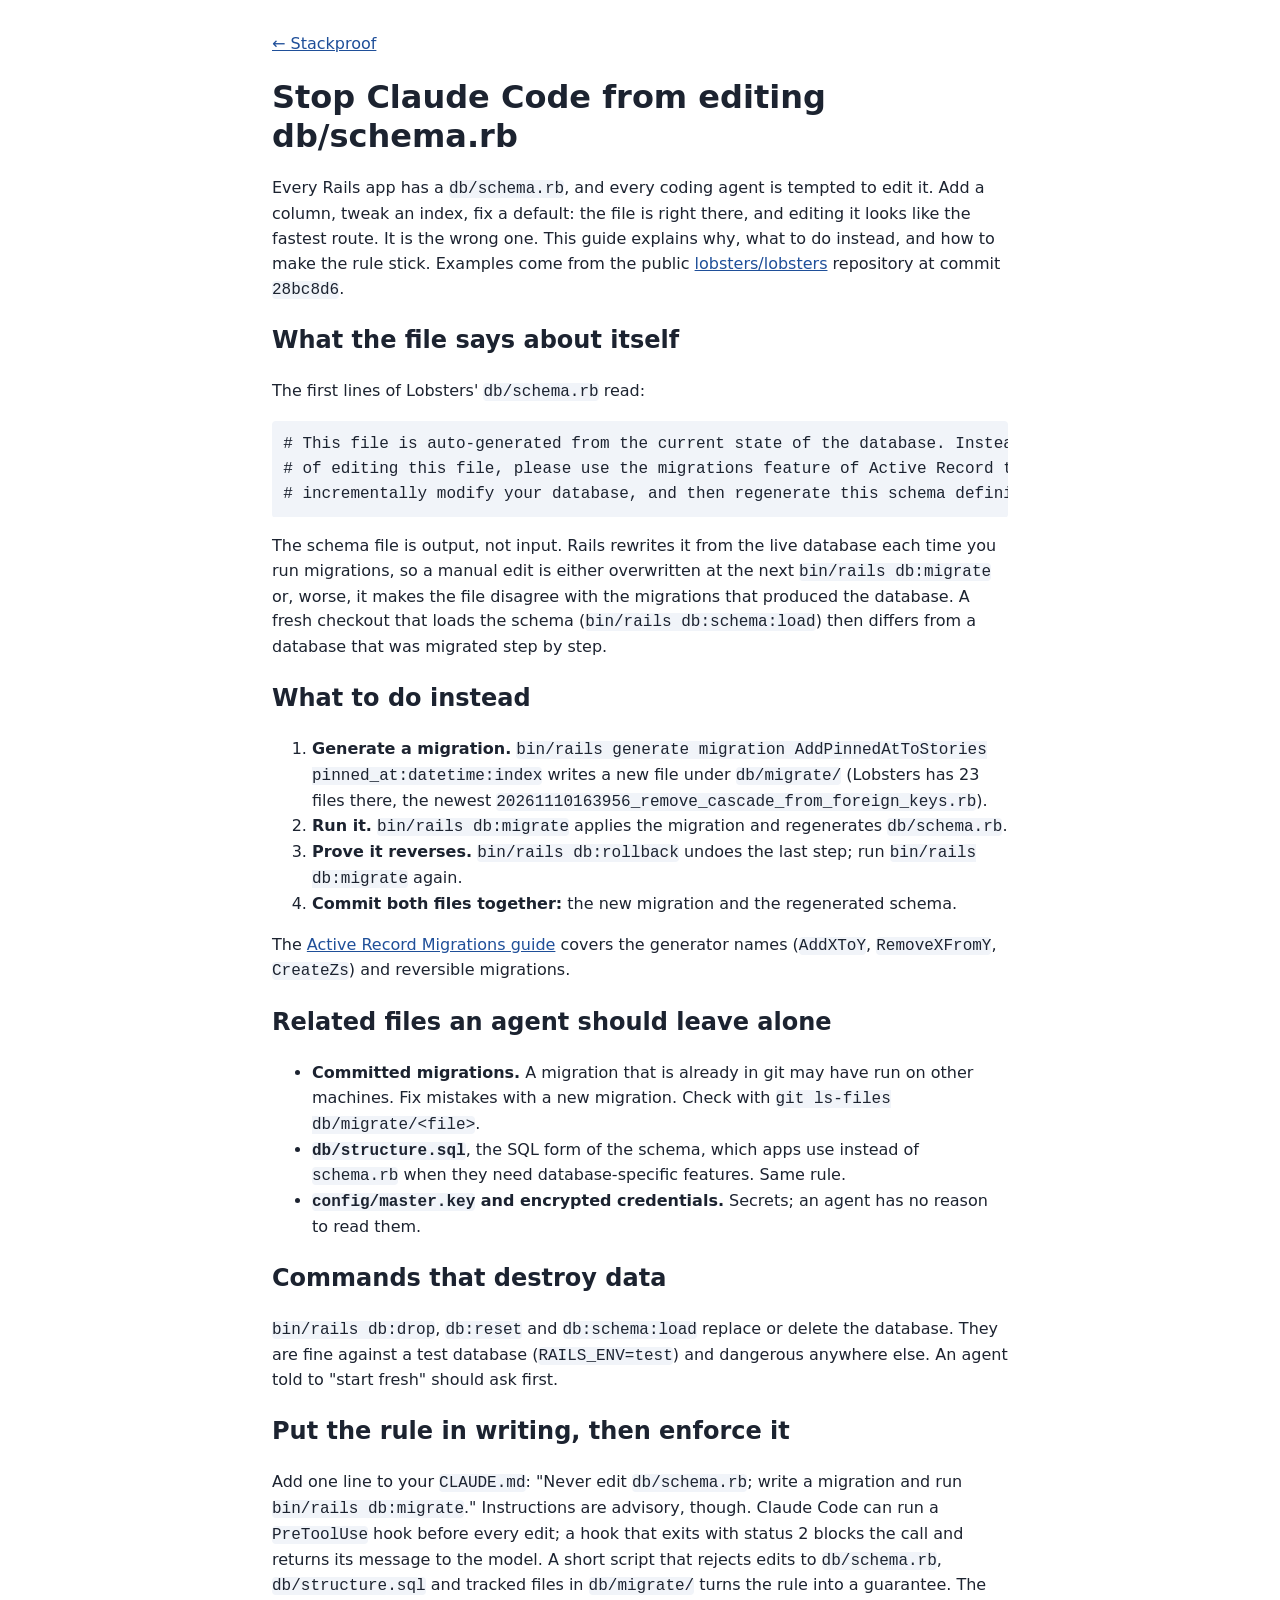
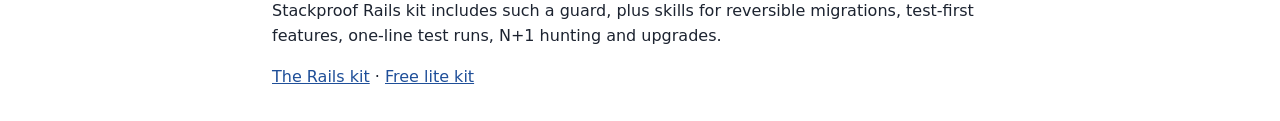
<file: docs/guides/stop-claude-code-editing-db-schema-rb.html>
<!doctype html><html lang="en"><head><meta charset="utf-8"><meta name="viewport" content="width=device-width,initial-scale=1"><title>Stop Claude Code from editing db/schema.rb</title><meta name="description" content="Why a coding agent must never hand-edit db/schema.rb in a Rails app, what to do instead, and how to enforce it with a hook. Examples from Lobsters."><link rel="stylesheet" href="../style.css"></head><body><p><a href="../index.html">← Stackproof</a></p><h1>Stop Claude Code from editing db/schema.rb</h1><p>Every Rails app has a <code>db/schema.rb</code>, and every coding agent is tempted to edit it. Add a column, tweak an index, fix a default: the file is right there, and editing it looks like the fastest route. It is the wrong one. This guide explains why, what to do instead, and how to make the rule stick. Examples come from the public <a href="https://github.com/lobsters/lobsters">lobsters/lobsters</a> repository at commit <code>28bc8d6</code>.</p>
<h2>What the file says about itself</h2>
<p>The first lines of Lobsters' <code>db/schema.rb</code> read:</p>
<pre># This file is auto-generated from the current state of the database. Instead
# of editing this file, please use the migrations feature of Active Record to
# incrementally modify your database, and then regenerate this schema definition.</pre>
<p>The schema file is output, not input. Rails rewrites it from the live database each time you run migrations, so a manual edit is either overwritten at the next <code>bin/rails db:migrate</code> or, worse, it makes the file disagree with the migrations that produced the database. A fresh checkout that loads the schema (<code>bin/rails db:schema:load</code>) then differs from a database that was migrated step by step.</p>
<h2>What to do instead</h2>
<ol>
<li><strong>Generate a migration.</strong> <code>bin/rails generate migration AddPinnedAtToStories pinned_at:datetime:index</code> writes a new file under <code>db/migrate/</code> (Lobsters has 23 files there, the newest <code>20261110163956_remove_cascade_from_foreign_keys.rb</code>).</li>
<li><strong>Run it.</strong> <code>bin/rails db:migrate</code> applies the migration and regenerates <code>db/schema.rb</code>.</li>
<li><strong>Prove it reverses.</strong> <code>bin/rails db:rollback</code> undoes the last step; run <code>bin/rails db:migrate</code> again.</li>
<li><strong>Commit both files together:</strong> the new migration and the regenerated schema.</li>
</ol>
<p>The <a href="https://guides.rubyonrails.org/active_record_migrations.html">Active Record Migrations guide</a> covers the generator names (<code>AddXToY</code>, <code>RemoveXFromY</code>, <code>CreateZs</code>) and reversible migrations.</p>
<h2>Related files an agent should leave alone</h2>
<ul>
<li><strong>Committed migrations.</strong> A migration that is already in git may have run on other machines. Fix mistakes with a new migration. Check with <code>git ls-files db/migrate/&lt;file&gt;</code>.</li>
<li><strong><code>db/structure.sql</code></strong>, the SQL form of the schema, which apps use instead of <code>schema.rb</code> when they need database-specific features. Same rule.</li>
<li><strong><code>config/master.key</code> and encrypted credentials.</strong> Secrets; an agent has no reason to read them.</li>
</ul>
<h2>Commands that destroy data</h2>
<p><code>bin/rails db:drop</code>, <code>db:reset</code> and <code>db:schema:load</code> replace or delete the database. They are fine against a test database (<code>RAILS_ENV=test</code>) and dangerous anywhere else. An agent told to "start fresh" should ask first.</p>
<h2>Put the rule in writing, then enforce it</h2>
<p>Add one line to your <code>CLAUDE.md</code>: "Never edit <code>db/schema.rb</code>; write a migration and run <code>bin/rails db:migrate</code>." Instructions are advisory, though. Claude Code can run a <code>PreToolUse</code> hook before every edit; a hook that exits with status 2 blocks the call and returns its message to the model. A short script that rejects edits to <code>db/schema.rb</code>, <code>db/structure.sql</code> and tracked files in <code>db/migrate/</code> turns the rule into a guarantee. The Stackproof Rails kit includes such a guard, plus skills for reversible migrations, test-first features, one-line test runs, N+1 hunting and upgrades.</p>
<p><a href="../kits/rails.html">The Rails kit</a> · <a href="https://github.com/beingRealFrank/stackproof">Free lite kit</a></p></body></html>
</file>
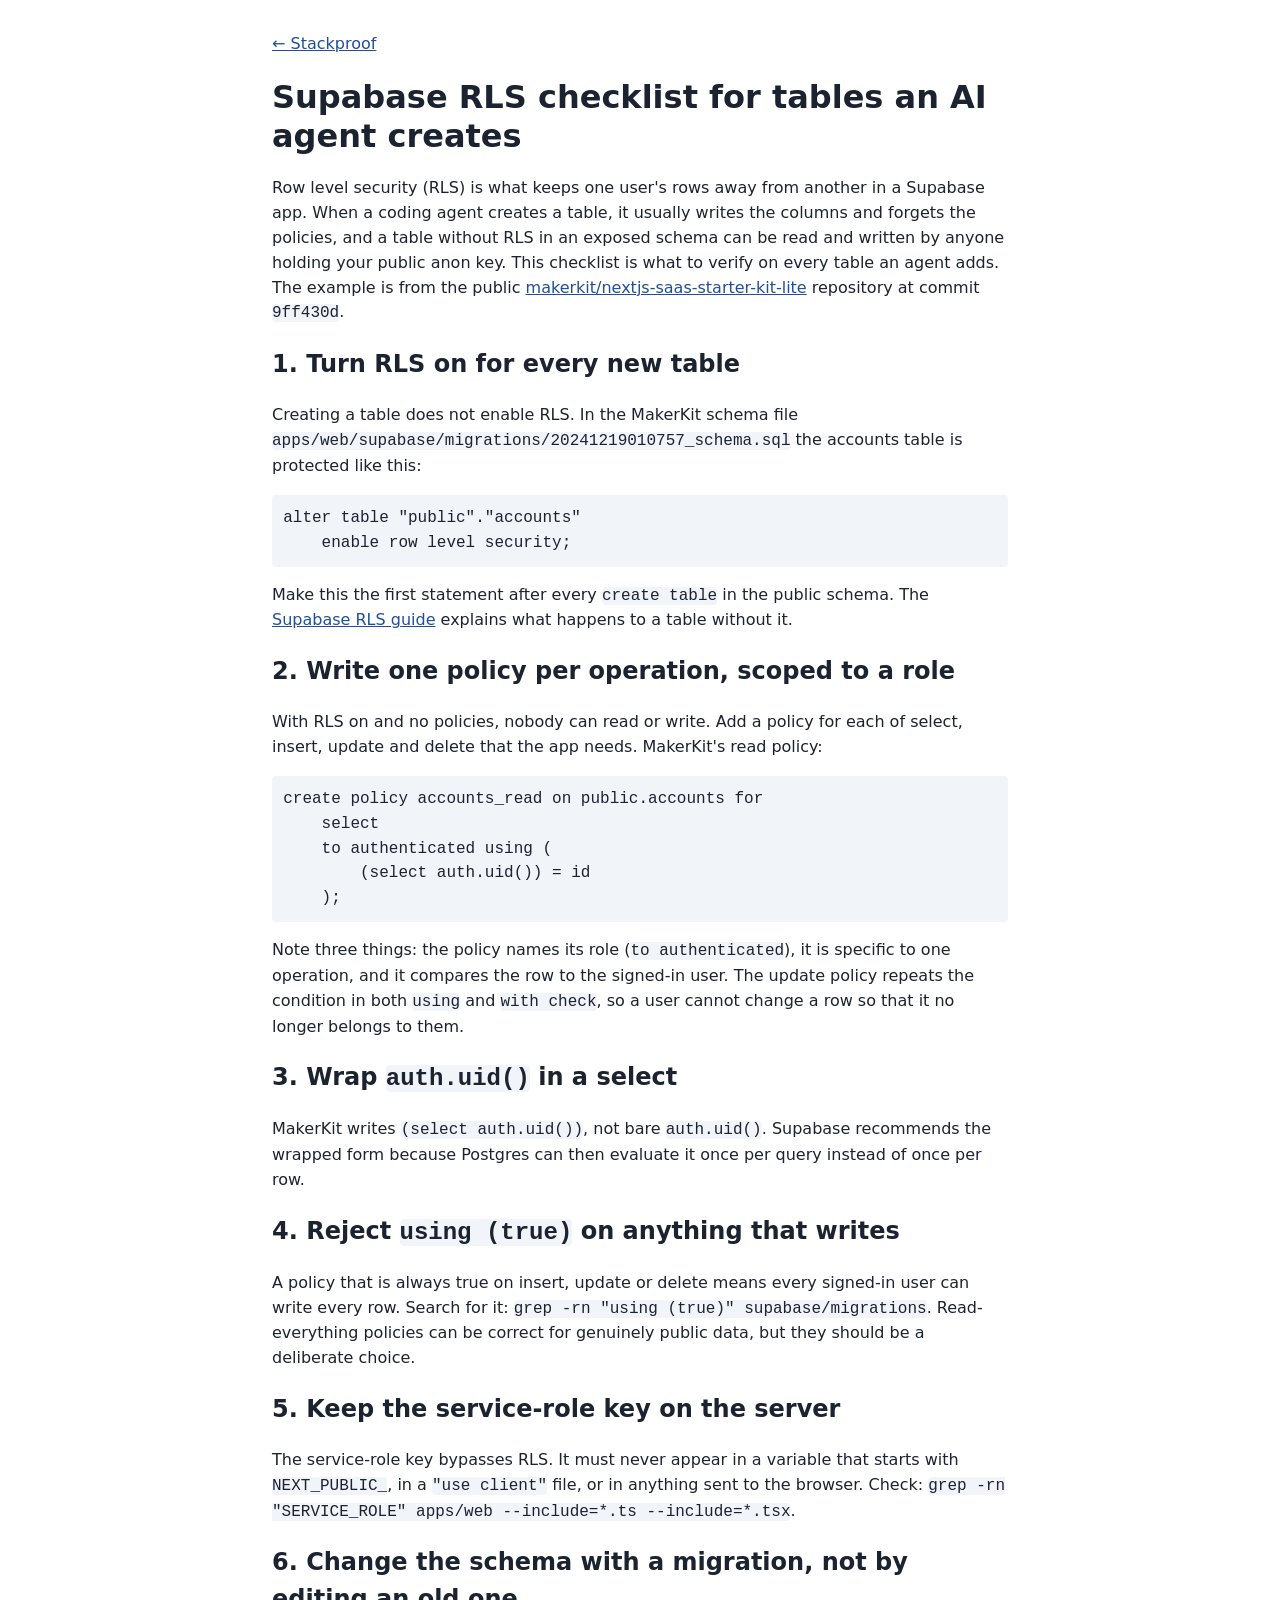
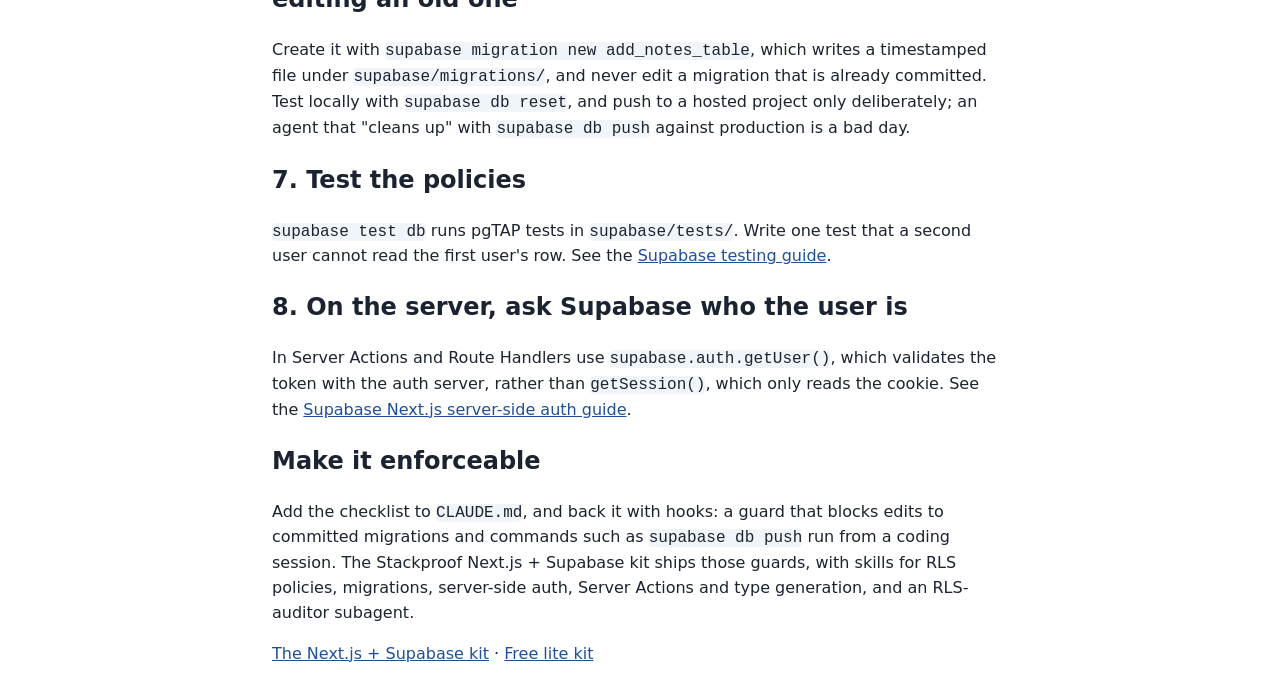
<file: docs/guides/supabase-rls-checklist-for-agent-created-tables.html>
<!doctype html><html lang="en"><head><meta charset="utf-8"><meta name="viewport" content="width=device-width,initial-scale=1"><title>Supabase RLS checklist for tables an AI agent creates</title><meta name="description" content="Eight checks for every table a coding agent adds to a Supabase and Next.js app: RLS on, per-operation policies, auth.uid(), service-role key, migrations and tests."><link rel="stylesheet" href="../style.css"></head><body><p><a href="../index.html">← Stackproof</a></p><h1>Supabase RLS checklist for tables an AI agent creates</h1><p>Row level security (RLS) is what keeps one user's rows away from another in a Supabase app. When a coding agent creates a table, it usually writes the columns and forgets the policies, and a table without RLS in an exposed schema can be read and written by anyone holding your public anon key. This checklist is what to verify on every table an agent adds. The example is from the public <a href="https://github.com/makerkit/nextjs-saas-starter-kit-lite">makerkit/nextjs-saas-starter-kit-lite</a> repository at commit <code>9ff430d</code>.</p>
<h2>1. Turn RLS on for every new table</h2>
<p>Creating a table does not enable RLS. In the MakerKit schema file <code>apps/web/supabase/migrations/20241219010757_schema.sql</code> the accounts table is protected like this:</p>
<pre>alter table "public"."accounts"
    enable row level security;</pre>
<p>Make this the first statement after every <code>create table</code> in the public schema. The <a href="https://supabase.com/docs/guides/database/postgres/row-level-security">Supabase RLS guide</a> explains what happens to a table without it.</p>
<h2>2. Write one policy per operation, scoped to a role</h2>
<p>With RLS on and no policies, nobody can read or write. Add a policy for each of select, insert, update and delete that the app needs. MakerKit's read policy:</p>
<pre>create policy accounts_read on public.accounts for
    select
    to authenticated using (
        (select auth.uid()) = id
    );</pre>
<p>Note three things: the policy names its role (<code>to authenticated</code>), it is specific to one operation, and it compares the row to the signed-in user. The update policy repeats the condition in both <code>using</code> and <code>with check</code>, so a user cannot change a row so that it no longer belongs to them.</p>
<h2>3. Wrap <code>auth.uid()</code> in a select</h2>
<p>MakerKit writes <code>(select auth.uid())</code>, not bare <code>auth.uid()</code>. Supabase recommends the wrapped form because Postgres can then evaluate it once per query instead of once per row.</p>
<h2>4. Reject <code>using (true)</code> on anything that writes</h2>
<p>A policy that is always true on insert, update or delete means every signed-in user can write every row. Search for it: <code>grep -rn "using (true)" supabase/migrations</code>. Read-everything policies can be correct for genuinely public data, but they should be a deliberate choice.</p>
<h2>5. Keep the service-role key on the server</h2>
<p>The service-role key bypasses RLS. It must never appear in a variable that starts with <code>NEXT_PUBLIC_</code>, in a <code>"use client"</code> file, or in anything sent to the browser. Check: <code>grep -rn "SERVICE_ROLE" apps/web --include=*.ts --include=*.tsx</code>.</p>
<h2>6. Change the schema with a migration, not by editing an old one</h2>
<p>Create it with <code>supabase migration new add_notes_table</code>, which writes a timestamped file under <code>supabase/migrations/</code>, and never edit a migration that is already committed. Test locally with <code>supabase db reset</code>, and push to a hosted project only deliberately; an agent that "cleans up" with <code>supabase db push</code> against production is a bad day.</p>
<h2>7. Test the policies</h2>
<p><code>supabase test db</code> runs pgTAP tests in <code>supabase/tests/</code>. Write one test that a second user cannot read the first user's row. See the <a href="https://supabase.com/docs/guides/local-development/testing/overview">Supabase testing guide</a>.</p>
<h2>8. On the server, ask Supabase who the user is</h2>
<p>In Server Actions and Route Handlers use <code>supabase.auth.getUser()</code>, which validates the token with the auth server, rather than <code>getSession()</code>, which only reads the cookie. See the <a href="https://supabase.com/docs/guides/auth/server-side/nextjs">Supabase Next.js server-side auth guide</a>.</p>
<h2>Make it enforceable</h2>
<p>Add the checklist to <code>CLAUDE.md</code>, and back it with hooks: a guard that blocks edits to committed migrations and commands such as <code>supabase db push</code> run from a coding session. The Stackproof Next.js + Supabase kit ships those guards, with skills for RLS policies, migrations, server-side auth, Server Actions and type generation, and an RLS-auditor subagent.</p>
<p><a href="../kits/nextjs-supabase.html">The Next.js + Supabase kit</a> · <a href="https://github.com/beingRealFrank/stackproof">Free lite kit</a></p></body></html>
</file>
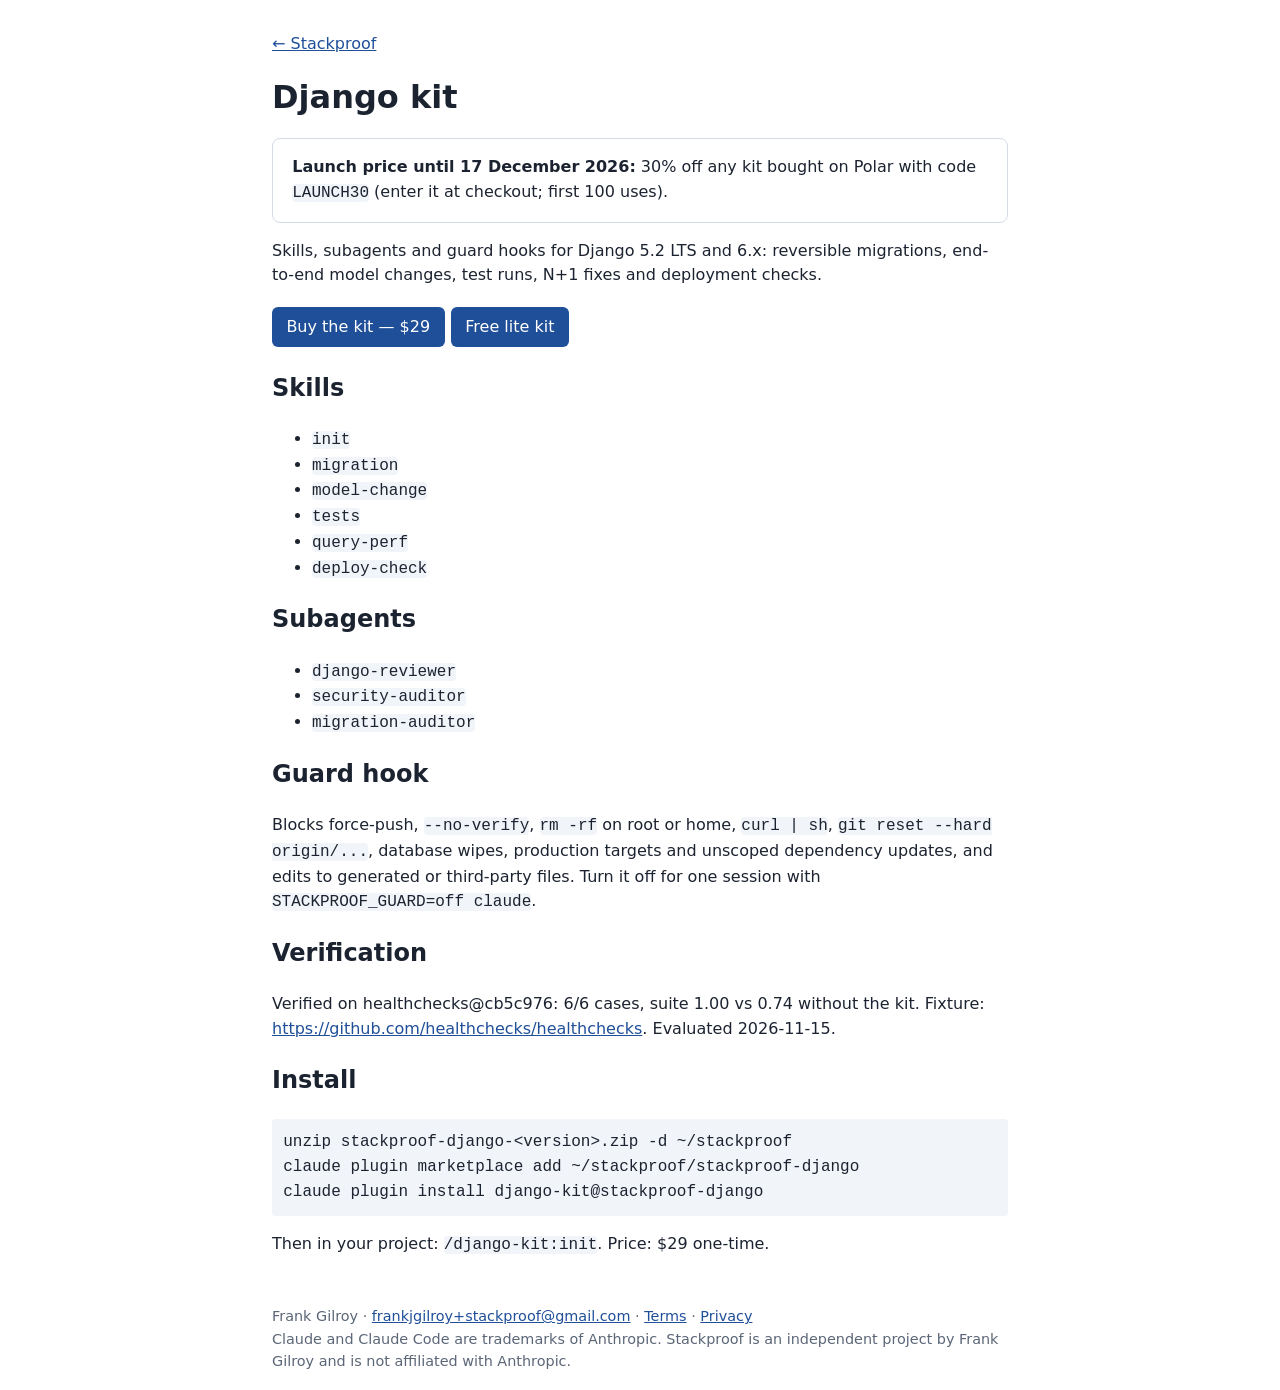
<file: docs/kits/django.html>
<!doctype html><html lang="en"><head><meta charset="utf-8"><meta name="viewport" content="width=device-width,initial-scale=1"><title>Django kit — Stackproof</title><link rel="stylesheet" href="../style.css"><script src="../config.js"></script></head><body><p><a href="../index.html">← Stackproof</a></p><h1>Django kit</h1><p class="card"><strong>Launch price until 17 December 2026:</strong> 30% off any kit bought on Polar with code <code>LAUNCH30</code> (enter it at checkout; first 100 uses).</p><p>Skills, subagents and guard hooks for Django 5.2 LTS and 6.x: reversible migrations, end-to-end model changes, test runs, N+1 fixes and deployment checks.</p><p><span class="buy" data-kit="django"></span><script>(function(){var c=window.STACKPROOF||{},k='django',e=document.currentScript.previousElementSibling,h='';if(c.mode==='polar'&&c.checkout&&c.checkout[k])h='<a class="btn" href="'+c.checkout[k]+'">Buy the kit — $29</a>';else if(c.mode==='agensi'&&c.agensi&&c.agensi[k])h='<a class="btn" href="'+c.agensi[k]+'">Skills edition on Agensi — $19</a>';else h='<span class="muted">Full kit: coming soon</span>';e.innerHTML=h})();</script><a class="btn" href="https://github.com/beingRealFrank/stackproof">Free lite kit</a></p><h2>Skills</h2><ul><li><code>init</code></li><li><code>migration</code></li><li><code>model-change</code></li><li><code>tests</code></li><li><code>query-perf</code></li><li><code>deploy-check</code></li></ul><h2>Subagents</h2><ul><li><code>django-reviewer</code></li><li><code>security-auditor</code></li><li><code>migration-auditor</code></li></ul><h2>Guard hook</h2><p>Blocks force-push, <code>--no-verify</code>, <code>rm -rf</code> on root or home, <code>curl | sh</code>, <code>git reset --hard origin/...</code>, database wipes, production targets and unscoped dependency updates, and edits to generated or third-party files. Turn it off for one session with <code>STACKPROOF_GUARD=off claude</code>.</p><h2>Verification</h2><p>Verified on healthchecks@cb5c976: 6/6 cases, suite 1.00 vs 0.74 without the kit. Fixture: <a href="https://github.com/healthchecks/healthchecks">https://github.com/healthchecks/healthchecks</a>. Evaluated 2026-11-15.</p><h2>Install</h2><pre>unzip stackproof-django-&lt;version&gt;.zip -d ~/stackproof
claude plugin marketplace add ~/stackproof/stackproof-django
claude plugin install django-kit@stackproof-django</pre><p>Then in your project: <code>/django-kit:init</code>. Price: $29 one-time.</p><footer>Frank Gilroy · <a href="mailto:frankjgilroy+stackproof@gmail.com">frankjgilroy+stackproof@gmail.com</a> · <a href="../terms.html">Terms</a> · <a href="../privacy.html">Privacy</a><br>Claude and Claude Code are trademarks of Anthropic. Stackproof is an independent project by Frank Gilroy and is not affiliated with Anthropic.</footer></body></html>
</file>
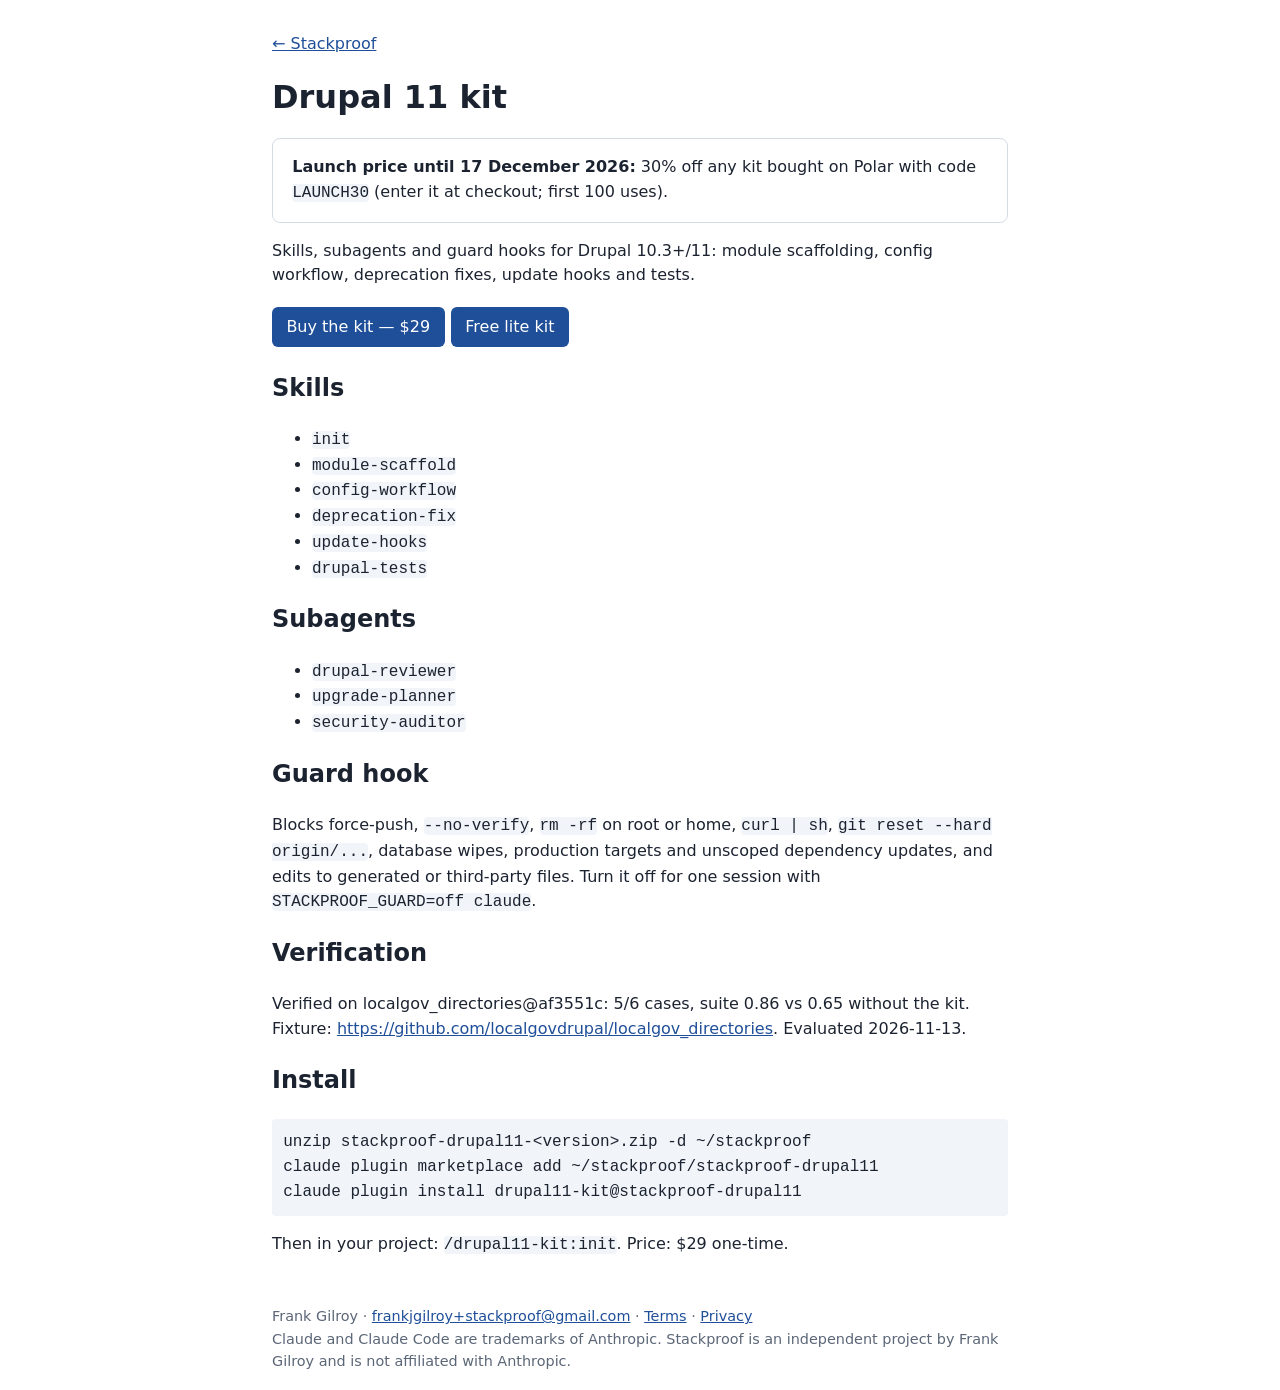
<file: docs/kits/drupal11.html>
<!doctype html><html lang="en"><head><meta charset="utf-8"><meta name="viewport" content="width=device-width,initial-scale=1"><title>Drupal 11 kit — Stackproof</title><link rel="stylesheet" href="../style.css"><script src="../config.js"></script></head><body><p><a href="../index.html">← Stackproof</a></p><h1>Drupal 11 kit</h1><p class="card"><strong>Launch price until 17 December 2026:</strong> 30% off any kit bought on Polar with code <code>LAUNCH30</code> (enter it at checkout; first 100 uses).</p><p>Skills, subagents and guard hooks for Drupal 10.3+/11: module scaffolding, config workflow, deprecation fixes, update hooks and tests.</p><p><span class="buy" data-kit="drupal11"></span><script>(function(){var c=window.STACKPROOF||{},k='drupal11',e=document.currentScript.previousElementSibling,h='';if(c.mode==='polar'&&c.checkout&&c.checkout[k])h='<a class="btn" href="'+c.checkout[k]+'">Buy the kit — $29</a>';else if(c.mode==='agensi'&&c.agensi&&c.agensi[k])h='<a class="btn" href="'+c.agensi[k]+'">Skills edition on Agensi — $19</a>';else h='<span class="muted">Full kit: coming soon</span>';e.innerHTML=h})();</script><a class="btn" href="https://github.com/beingRealFrank/stackproof">Free lite kit</a></p><h2>Skills</h2><ul><li><code>init</code></li><li><code>module-scaffold</code></li><li><code>config-workflow</code></li><li><code>deprecation-fix</code></li><li><code>update-hooks</code></li><li><code>drupal-tests</code></li></ul><h2>Subagents</h2><ul><li><code>drupal-reviewer</code></li><li><code>upgrade-planner</code></li><li><code>security-auditor</code></li></ul><h2>Guard hook</h2><p>Blocks force-push, <code>--no-verify</code>, <code>rm -rf</code> on root or home, <code>curl | sh</code>, <code>git reset --hard origin/...</code>, database wipes, production targets and unscoped dependency updates, and edits to generated or third-party files. Turn it off for one session with <code>STACKPROOF_GUARD=off claude</code>.</p><h2>Verification</h2><p>Verified on localgov_directories@af3551c: 5/6 cases, suite 0.86 vs 0.65 without the kit. Fixture: <a href="https://github.com/localgovdrupal/localgov_directories">https://github.com/localgovdrupal/localgov_directories</a>. Evaluated 2026-11-13.</p><h2>Install</h2><pre>unzip stackproof-drupal11-&lt;version&gt;.zip -d ~/stackproof
claude plugin marketplace add ~/stackproof/stackproof-drupal11
claude plugin install drupal11-kit@stackproof-drupal11</pre><p>Then in your project: <code>/drupal11-kit:init</code>. Price: $29 one-time.</p><footer>Frank Gilroy · <a href="mailto:frankjgilroy+stackproof@gmail.com">frankjgilroy+stackproof@gmail.com</a> · <a href="../terms.html">Terms</a> · <a href="../privacy.html">Privacy</a><br>Claude and Claude Code are trademarks of Anthropic. Stackproof is an independent project by Frank Gilroy and is not affiliated with Anthropic.</footer></body></html>
</file>
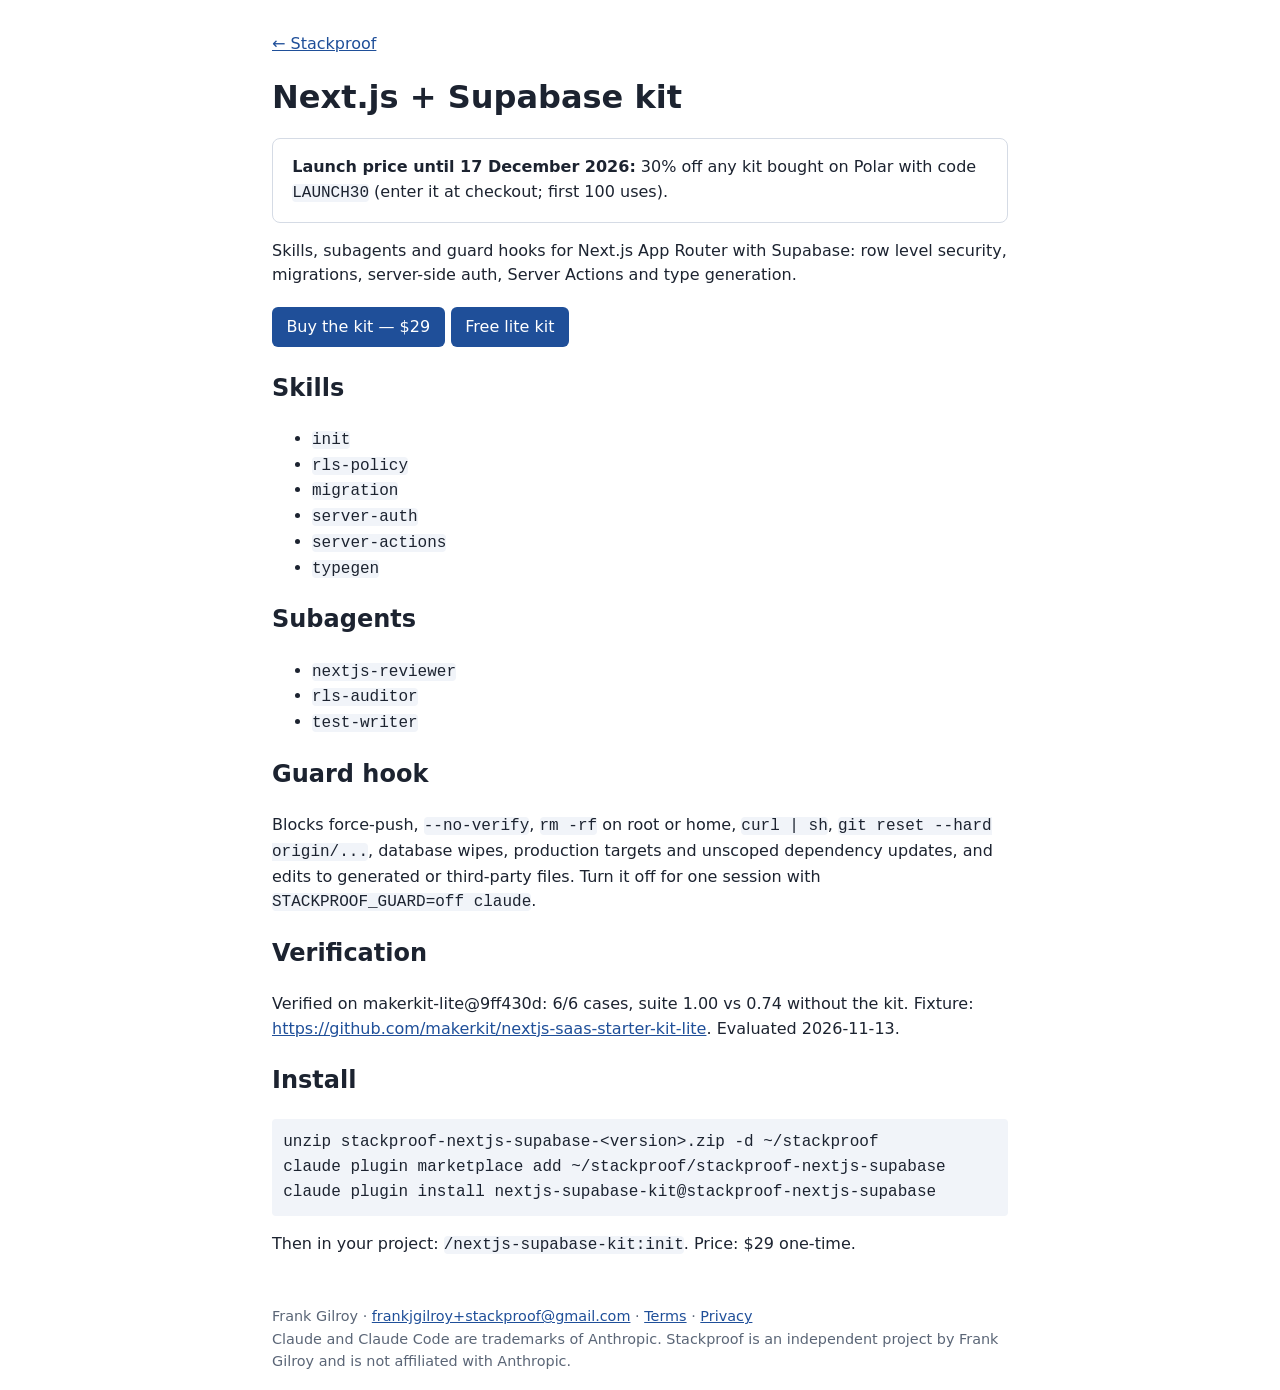
<file: docs/kits/nextjs-supabase.html>
<!doctype html><html lang="en"><head><meta charset="utf-8"><meta name="viewport" content="width=device-width,initial-scale=1"><title>Next.js + Supabase kit — Stackproof</title><link rel="stylesheet" href="../style.css"><script src="../config.js"></script></head><body><p><a href="../index.html">← Stackproof</a></p><h1>Next.js + Supabase kit</h1><p class="card"><strong>Launch price until 17 December 2026:</strong> 30% off any kit bought on Polar with code <code>LAUNCH30</code> (enter it at checkout; first 100 uses).</p><p>Skills, subagents and guard hooks for Next.js App Router with Supabase: row level security, migrations, server-side auth, Server Actions and type generation.</p><p><span class="buy" data-kit="nextjs-supabase"></span><script>(function(){var c=window.STACKPROOF||{},k='nextjs-supabase',e=document.currentScript.previousElementSibling,h='';if(c.mode==='polar'&&c.checkout&&c.checkout[k])h='<a class="btn" href="'+c.checkout[k]+'">Buy the kit — $29</a>';else if(c.mode==='agensi'&&c.agensi&&c.agensi[k])h='<a class="btn" href="'+c.agensi[k]+'">Skills edition on Agensi — $19</a>';else h='<span class="muted">Full kit: coming soon</span>';e.innerHTML=h})();</script><a class="btn" href="https://github.com/beingRealFrank/stackproof">Free lite kit</a></p><h2>Skills</h2><ul><li><code>init</code></li><li><code>rls-policy</code></li><li><code>migration</code></li><li><code>server-auth</code></li><li><code>server-actions</code></li><li><code>typegen</code></li></ul><h2>Subagents</h2><ul><li><code>nextjs-reviewer</code></li><li><code>rls-auditor</code></li><li><code>test-writer</code></li></ul><h2>Guard hook</h2><p>Blocks force-push, <code>--no-verify</code>, <code>rm -rf</code> on root or home, <code>curl | sh</code>, <code>git reset --hard origin/...</code>, database wipes, production targets and unscoped dependency updates, and edits to generated or third-party files. Turn it off for one session with <code>STACKPROOF_GUARD=off claude</code>.</p><h2>Verification</h2><p>Verified on makerkit-lite@9ff430d: 6/6 cases, suite 1.00 vs 0.74 without the kit. Fixture: <a href="https://github.com/makerkit/nextjs-saas-starter-kit-lite">https://github.com/makerkit/nextjs-saas-starter-kit-lite</a>. Evaluated 2026-11-13.</p><h2>Install</h2><pre>unzip stackproof-nextjs-supabase-&lt;version&gt;.zip -d ~/stackproof
claude plugin marketplace add ~/stackproof/stackproof-nextjs-supabase
claude plugin install nextjs-supabase-kit@stackproof-nextjs-supabase</pre><p>Then in your project: <code>/nextjs-supabase-kit:init</code>. Price: $29 one-time.</p><footer>Frank Gilroy · <a href="mailto:frankjgilroy+stackproof@gmail.com">frankjgilroy+stackproof@gmail.com</a> · <a href="../terms.html">Terms</a> · <a href="../privacy.html">Privacy</a><br>Claude and Claude Code are trademarks of Anthropic. Stackproof is an independent project by Frank Gilroy and is not affiliated with Anthropic.</footer></body></html>
</file>
<file: docs/style.css>
body{font:16px/1.55 system-ui,sans-serif;max-width:46rem;margin:2rem auto;padding:0 1rem;color:#1c2330}a{color:#1f4f99}h1{line-height:1.2}.card{border:1px solid #d5dbe5;border-radius:8px;padding:1rem 1.2rem;margin:1rem 0}.btn{display:inline-block;background:#1f4f99;color:#fff;padding:.45rem .9rem;border-radius:6px;text-decoration:none;margin:.2rem .4rem .2rem 0}.muted{color:#5b6677;font-size:.9rem}table{border-collapse:collapse;width:100%}td,th{border:1px solid #d5dbe5;padding:.35rem .5rem;text-align:left}footer{margin-top:3rem;font-size:.9rem;color:#5b6677}code,pre{background:#f1f4f9;border-radius:4px}pre{padding:.7rem;overflow:auto}
</file>
